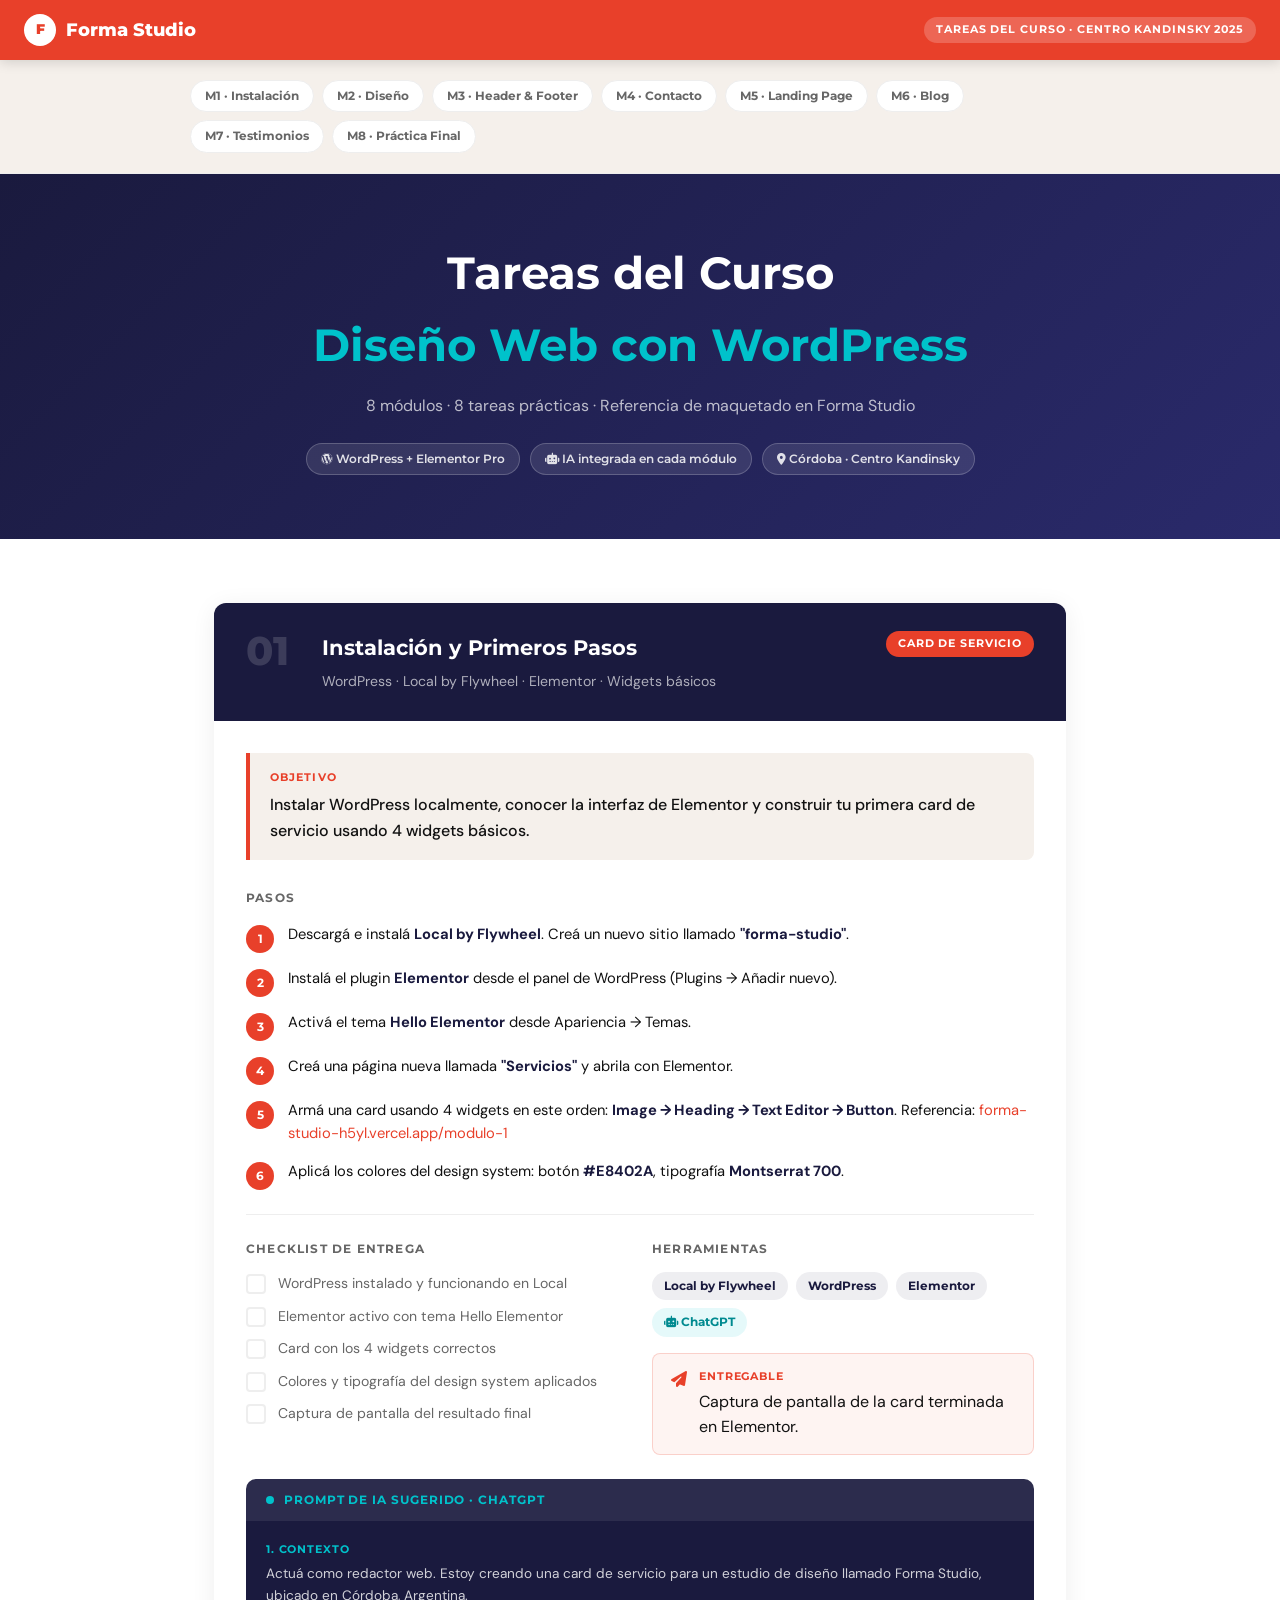
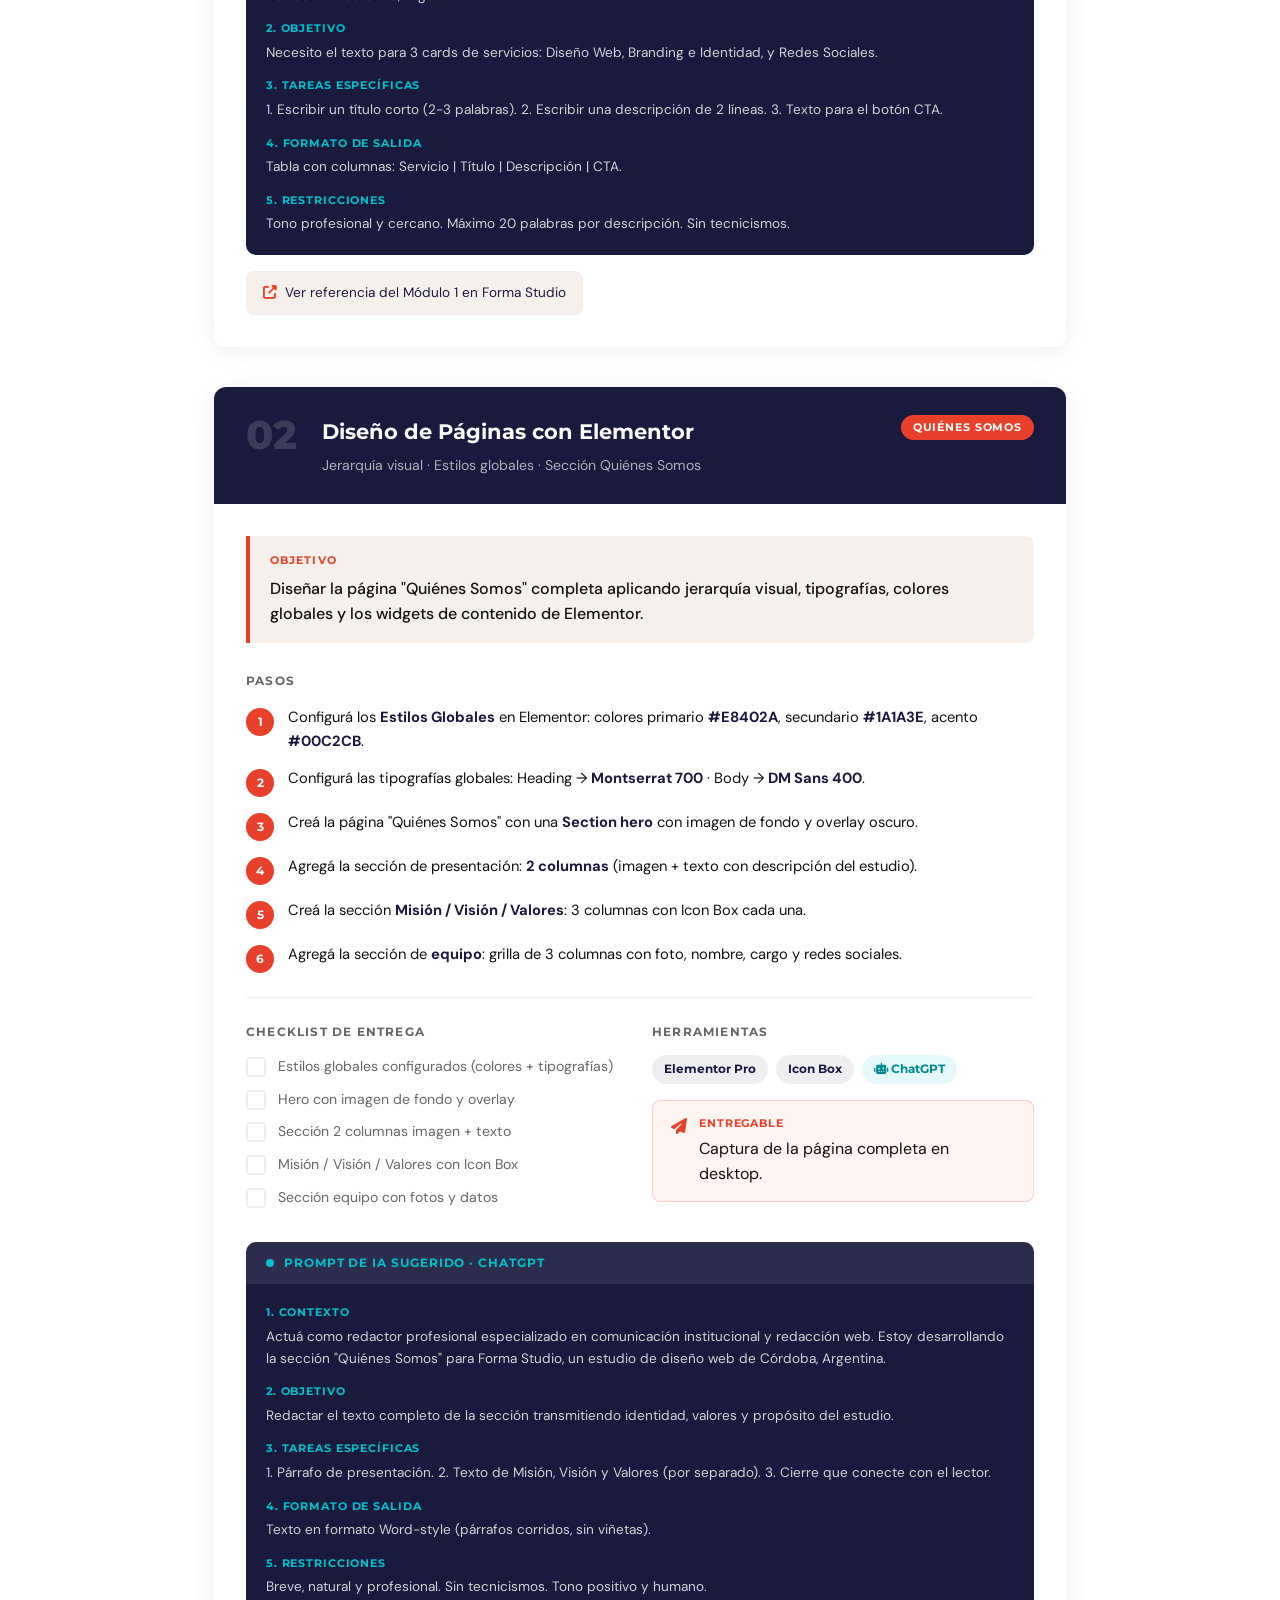
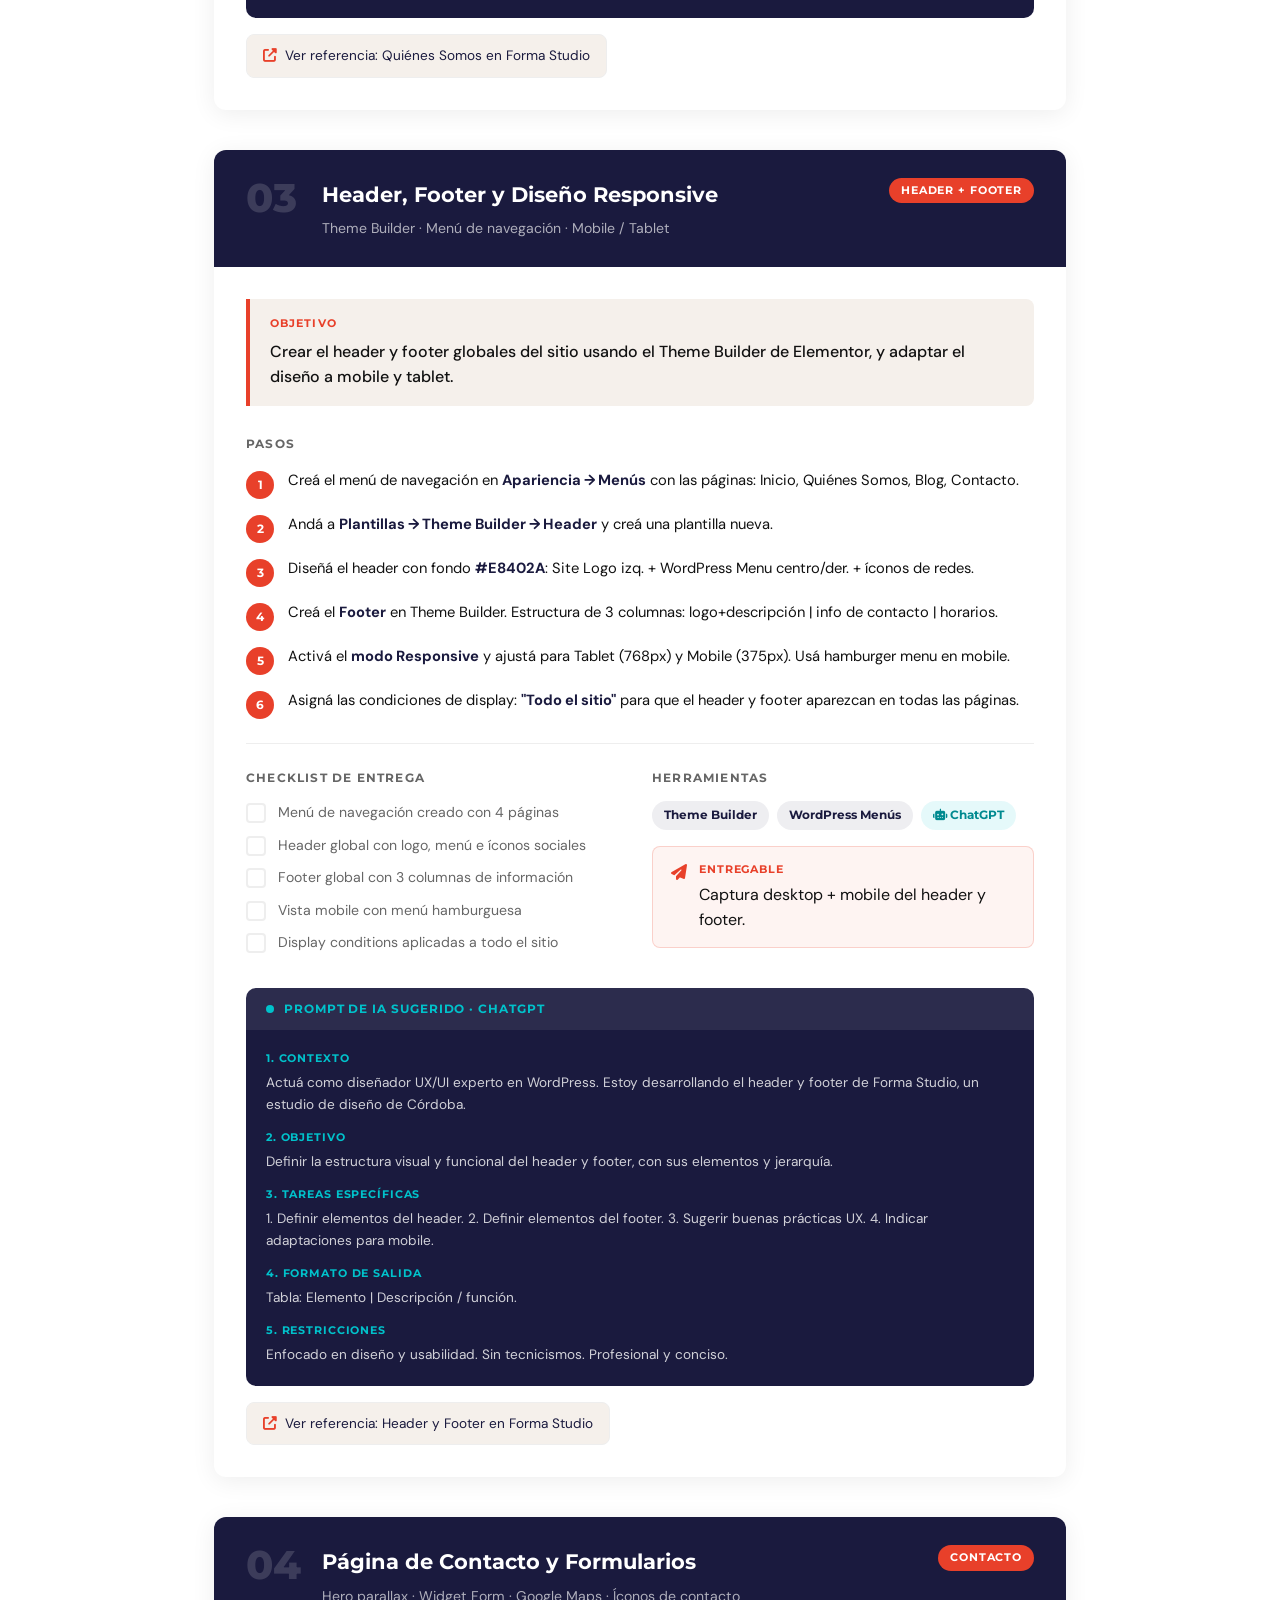
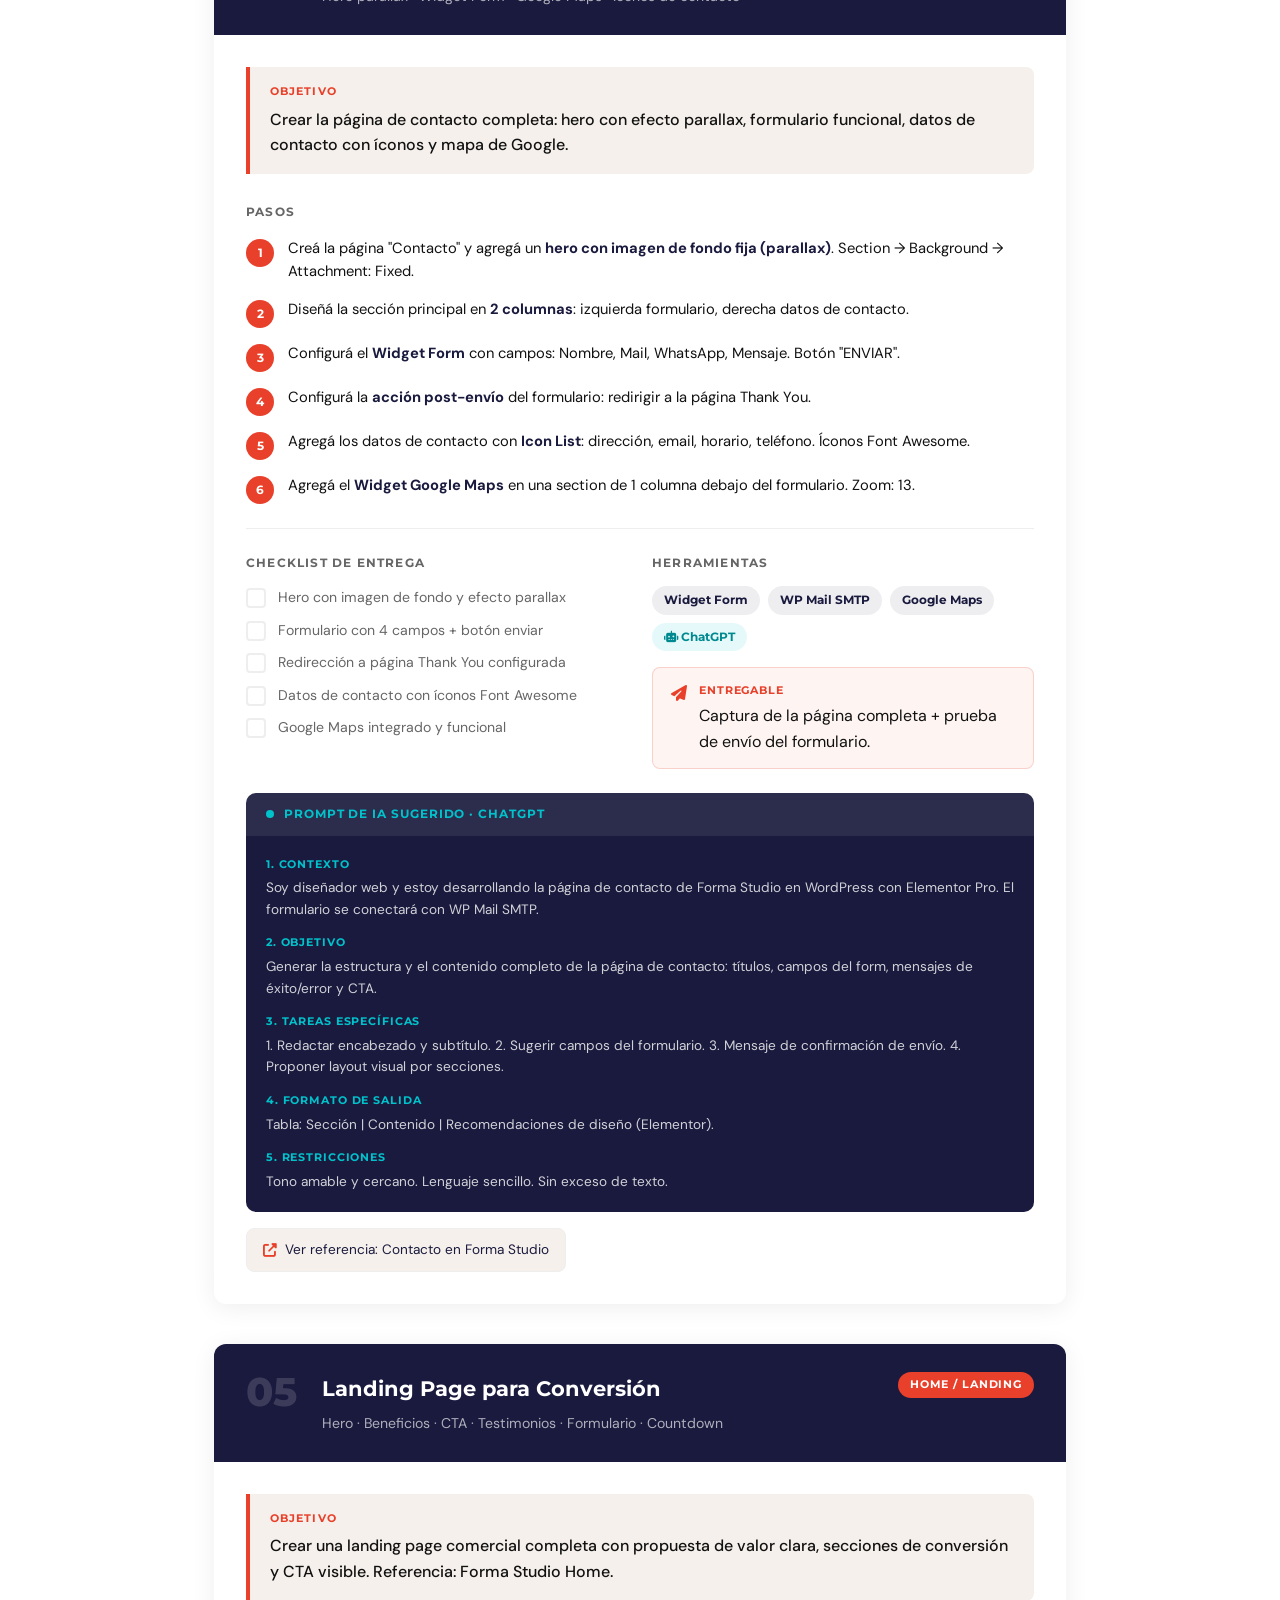
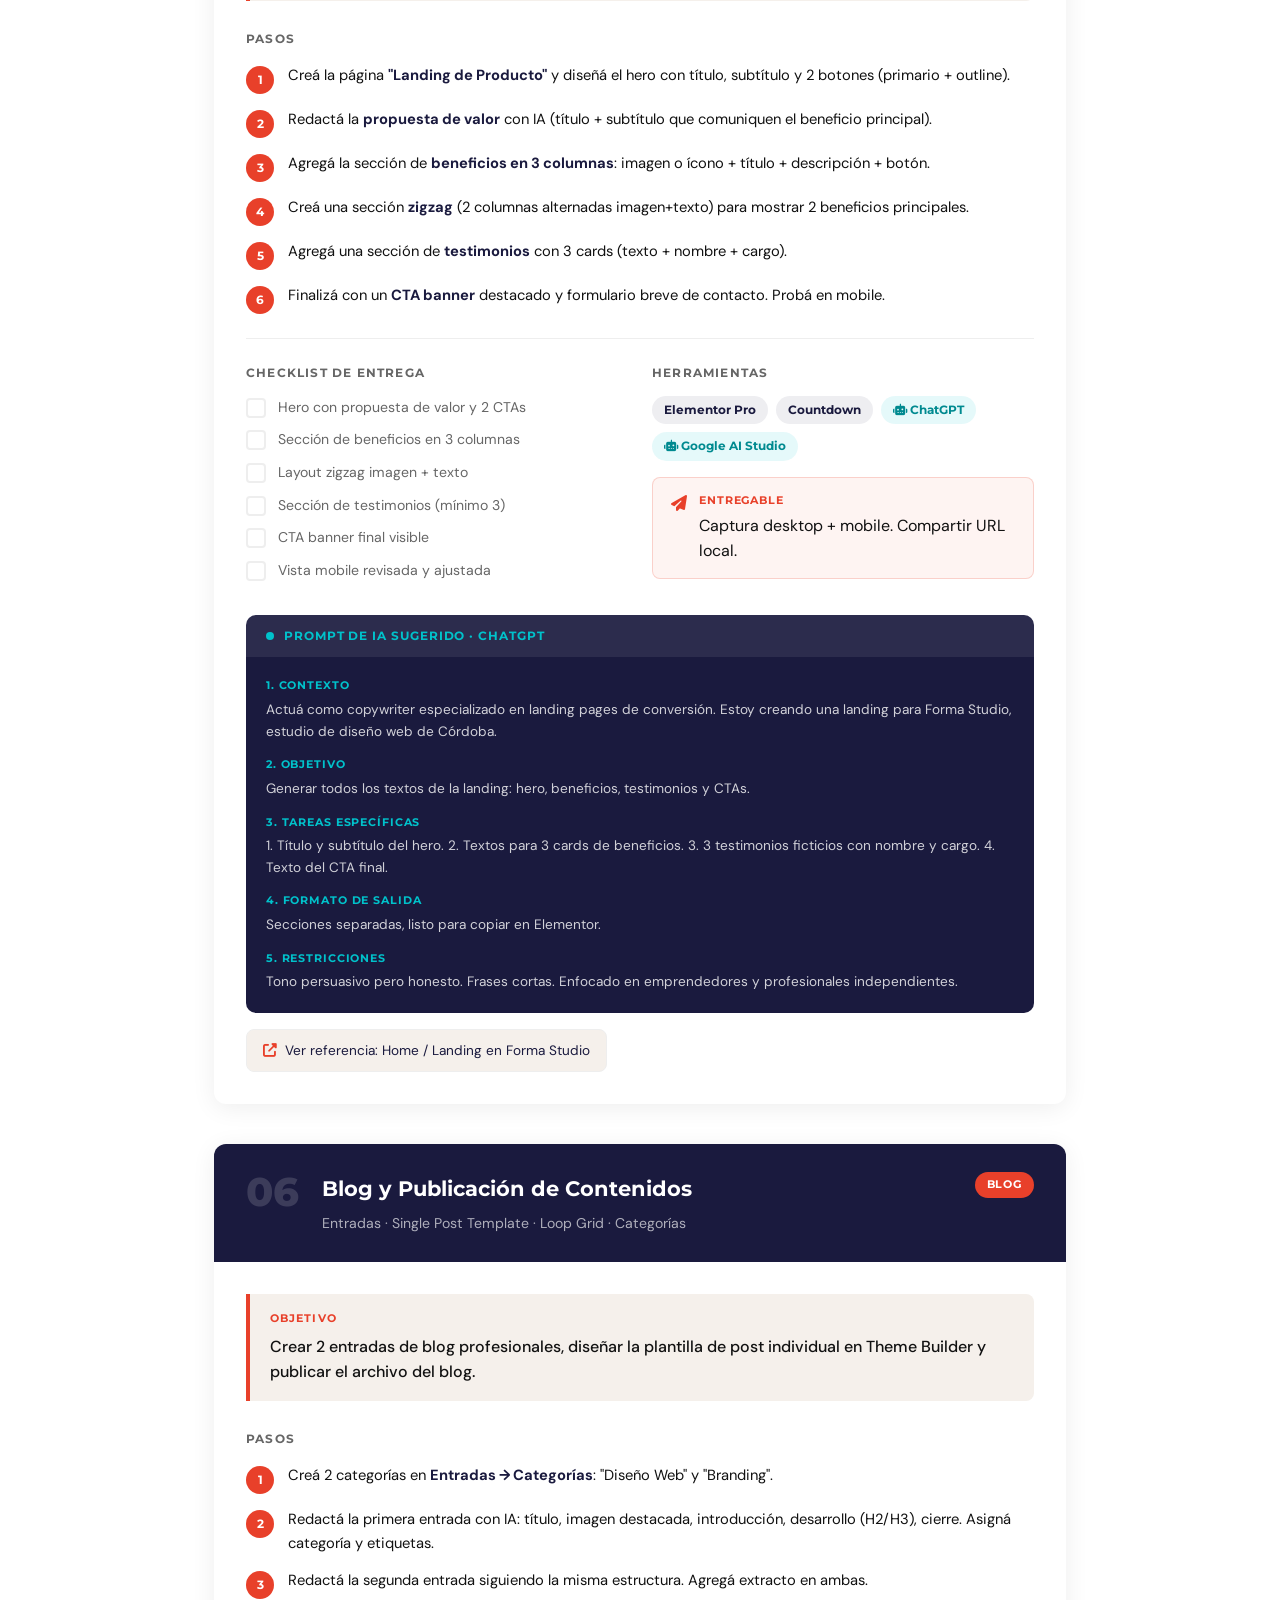
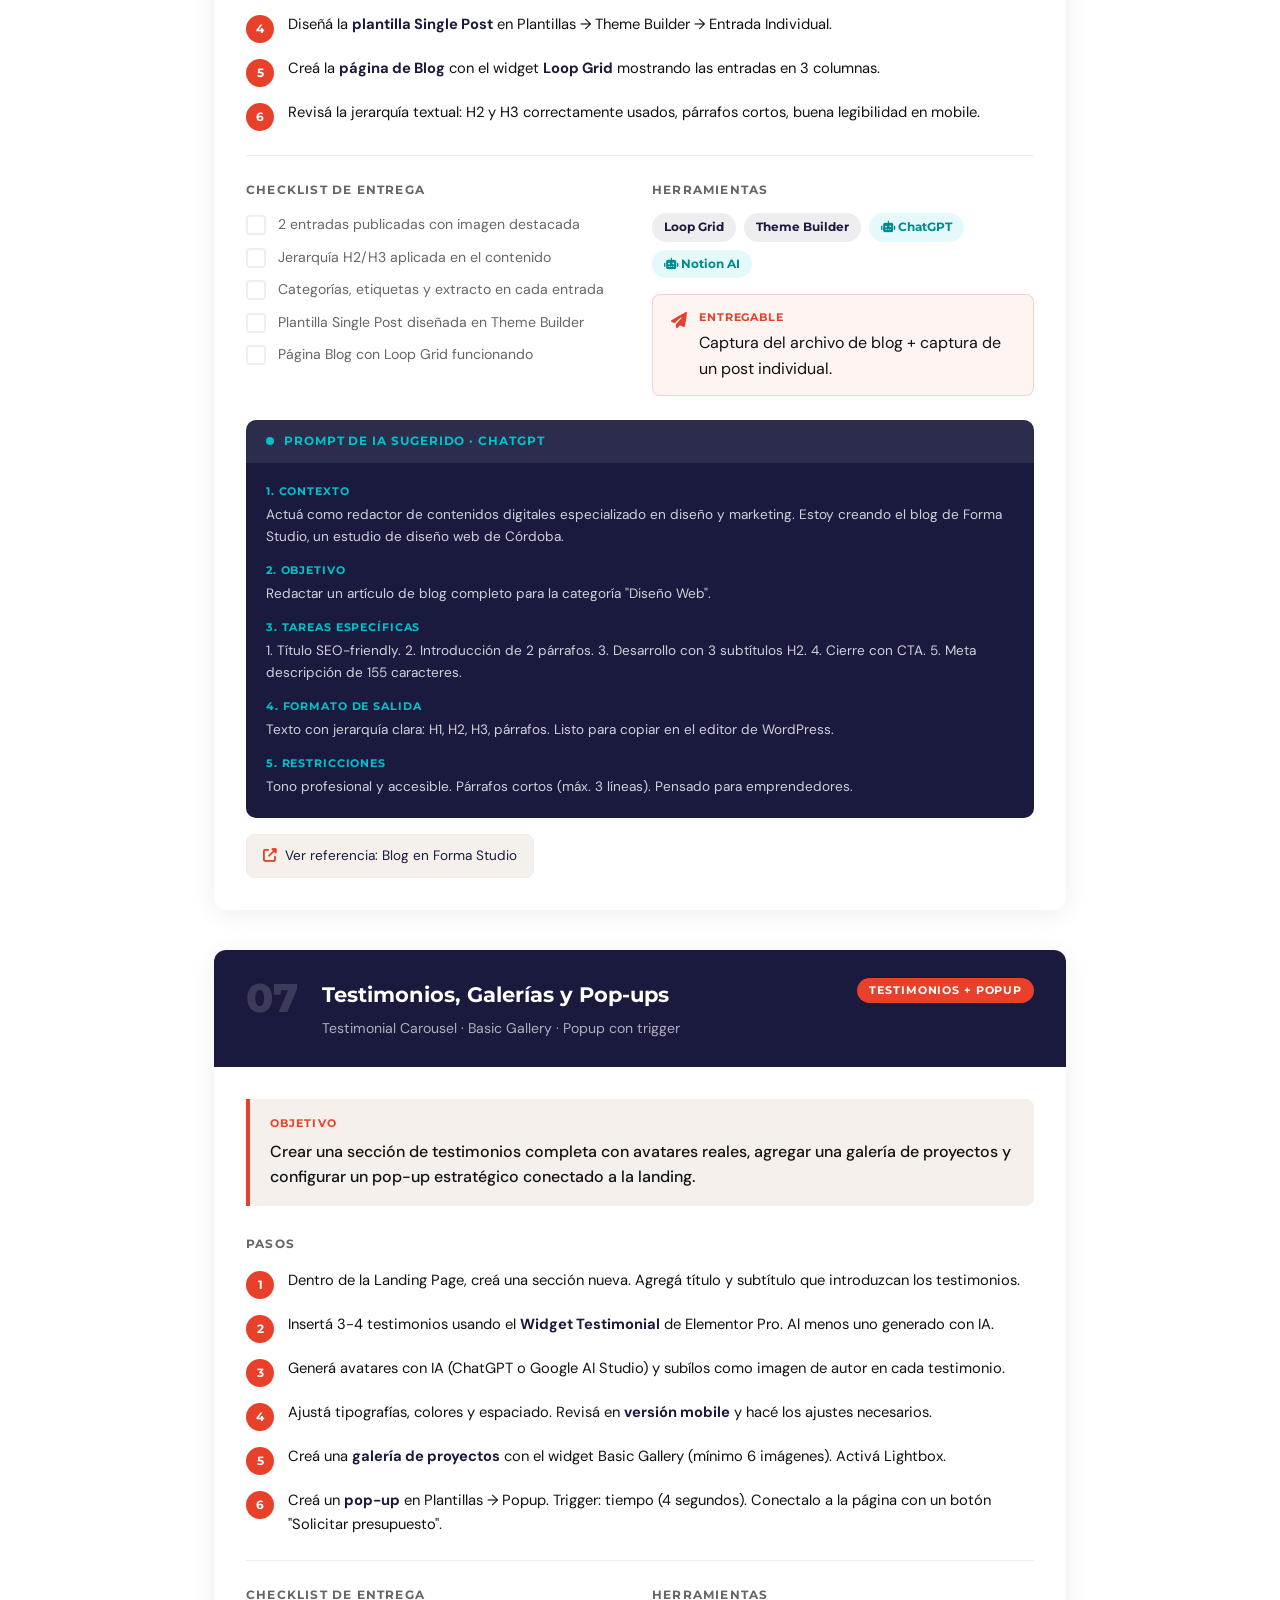
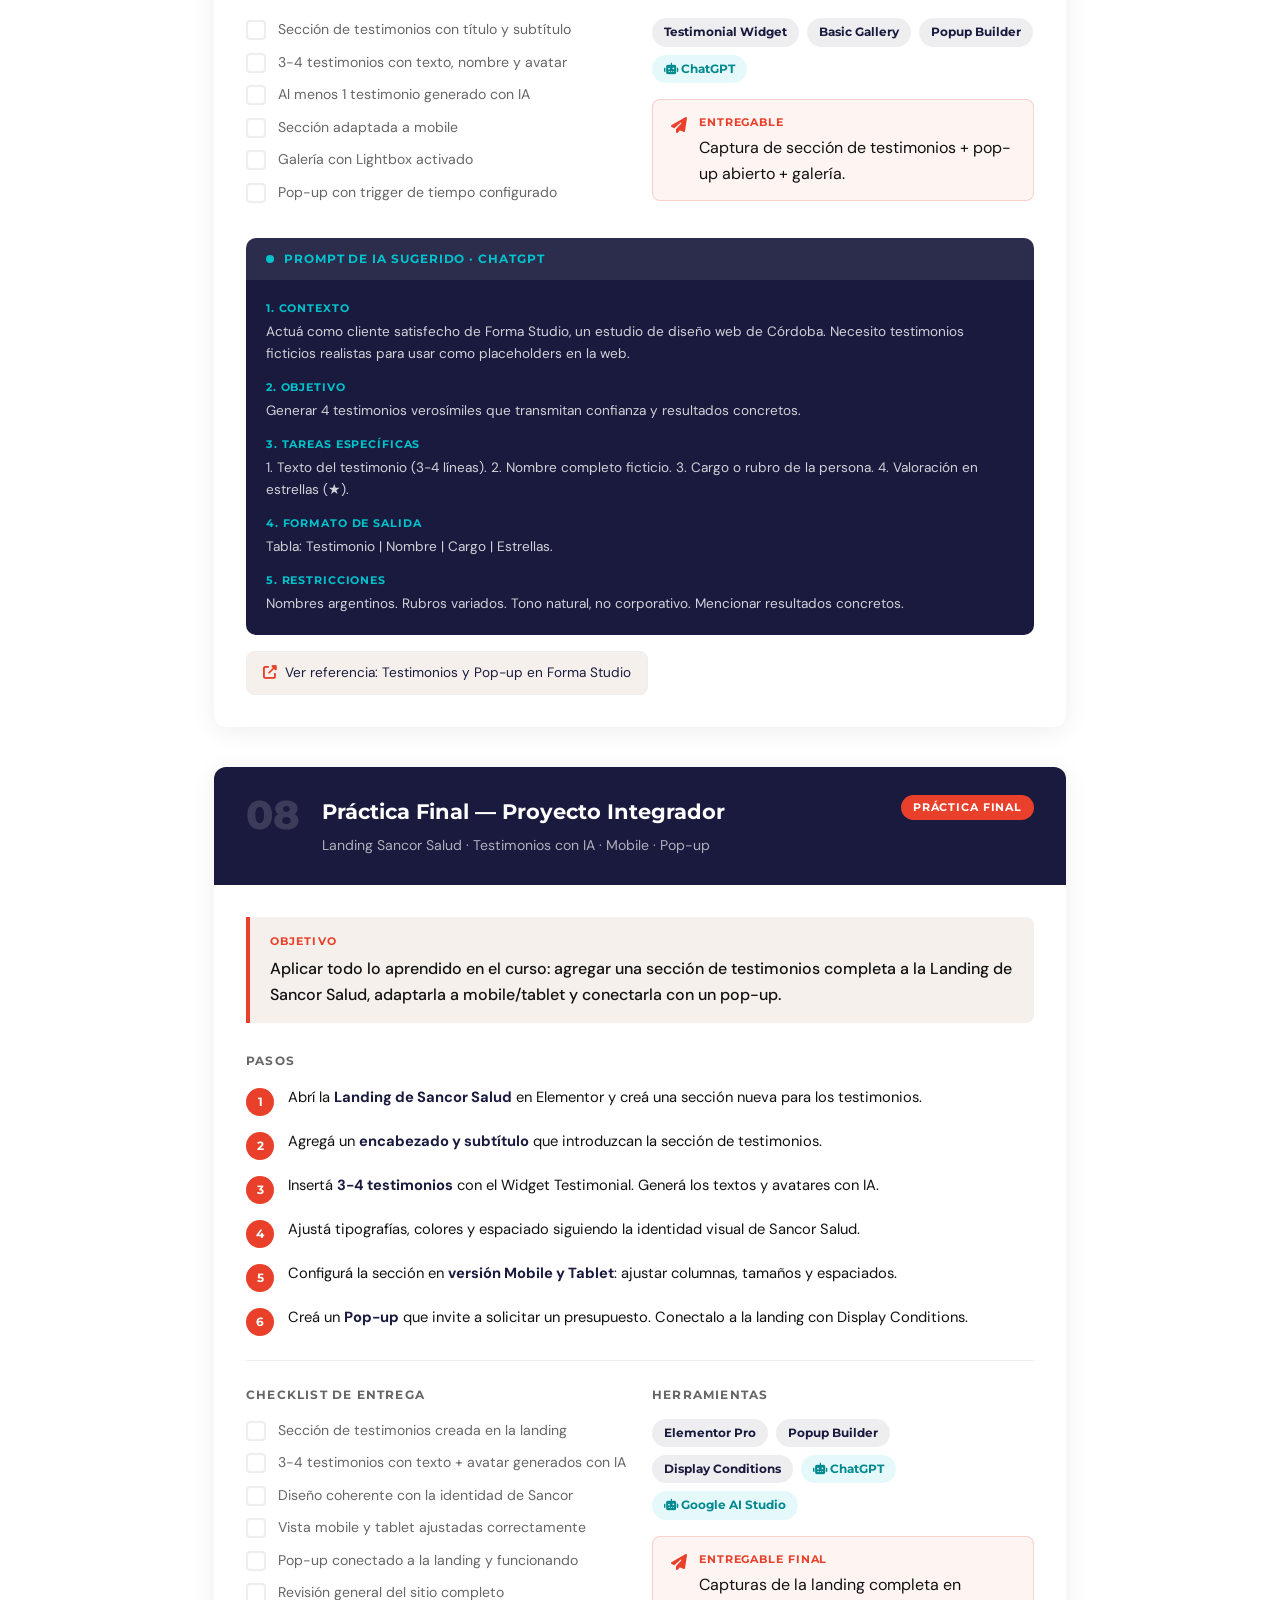
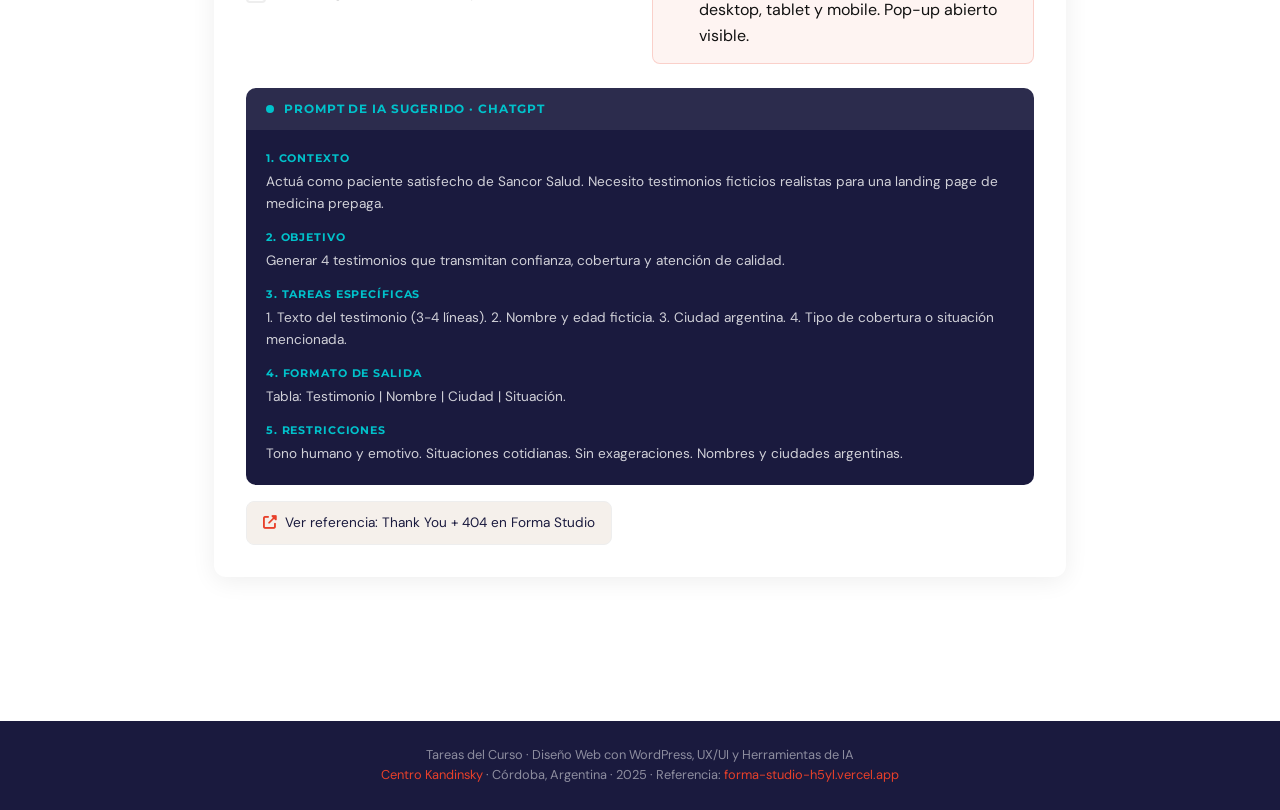
<file: forma-studio/tareas.html>
<!DOCTYPE html>
<html lang="es">
<head>
  <meta charset="UTF-8">
  <meta name="viewport" content="width=device-width, initial-scale=1.0">
  <title>Tareas del Curso — Forma Studio | Centro Kandinsky</title>
  <link rel="stylesheet" href="https://fonts.googleapis.com/css2?family=Montserrat:wght@400;600;700;800&family=DM+Sans:wght@300;400;500&display=swap">
  <link rel="stylesheet" href="https://cdnjs.cloudflare.com/ajax/libs/font-awesome/6.5.0/css/all.min.css">
  <style>
    :root {
      --primary:   #E8402A;
      --secondary: #1A1A3E;
      --accent:    #00C2CB;
      --cream:     #F5F0EB;
      --white:     #FFFFFF;
      --black:     #111111;
      --gray:      #666666;
      --gray-light:#EEEEEE;
      --font-h:    'Montserrat', sans-serif;
      --font-b:    'DM Sans', sans-serif;
    }
    *, *::before, *::after { box-sizing: border-box; margin: 0; padding: 0; }
    html { scroll-behavior: smooth; }
    body { font-family: var(--font-b); color: var(--black); background: var(--white); line-height: 1.6; }
    a { text-decoration: none; color: inherit; }

    /* ── HEADER ── */
    .top-bar {
      background: var(--primary);
      padding: 0 24px;
      height: 60px;
      display: flex;
      align-items: center;
      justify-content: space-between;
      position: sticky; top: 0; z-index: 100;
      box-shadow: 0 2px 12px rgba(0,0,0,0.15);
    }
    .top-bar .logo {
      font-family: var(--font-h);
      font-weight: 800;
      font-size: 1.1rem;
      color: var(--white);
      display: flex; align-items: center; gap: 10px;
    }
    .top-bar .logo-icon {
      width: 32px; height: 32px;
      background: var(--white); border-radius: 50%;
      display: flex; align-items: center; justify-content: center;
      font-weight: 900; color: var(--primary); font-size: 0.9rem;
    }
    .top-bar .badge {
      background: rgba(255,255,255,0.2);
      color: var(--white);
      font-family: var(--font-h);
      font-size: 0.7rem;
      font-weight: 700;
      text-transform: uppercase;
      letter-spacing: 0.08em;
      padding: 4px 12px;
      border-radius: 20px;
    }

    /* ── HERO ── */
    .hero {
      background: linear-gradient(135deg, var(--secondary) 0%, #2a2a6b 100%);
      padding: 64px 24px;
      text-align: center;
    }
    .hero h1 {
      font-family: var(--font-h);
      font-weight: 700;
      font-size: clamp(1.8rem, 4vw, 2.8rem);
      color: var(--white);
      margin-bottom: 12px;
    }
    .hero h1 span { color: var(--accent); }
    .hero p { color: rgba(255,255,255,0.7); max-width: 560px; margin: 0 auto 24px; }
    .hero-chips { display: flex; gap: 10px; justify-content: center; flex-wrap: wrap; }
    .chip {
      background: rgba(255,255,255,0.1);
      color: rgba(255,255,255,0.85);
      font-family: var(--font-h);
      font-size: 0.72rem;
      font-weight: 600;
      padding: 6px 14px;
      border-radius: 20px;
      border: 1px solid rgba(255,255,255,0.2);
    }

    /* ── LAYOUT ── */
    .container { max-width: 900px; margin: 0 auto; padding: 0 24px; }
    .section { padding: 64px 0; }

    /* ── MODULE NAV ── */
    .module-nav {
      background: var(--cream);
      padding: 20px 24px;
      border-bottom: 1px solid var(--gray-light);
      position: sticky; top: 60px; z-index: 90;
    }
    .module-nav-inner {
      max-width: 900px; margin: 0 auto;
      display: flex; gap: 8px; flex-wrap: wrap;
    }
    .module-nav a {
      font-family: var(--font-h);
      font-size: 0.72rem;
      font-weight: 700;
      padding: 6px 14px;
      border-radius: 20px;
      background: var(--white);
      color: var(--gray);
      border: 1px solid var(--gray-light);
      transition: all 0.2s;
    }
    .module-nav a:hover { background: var(--primary); color: var(--white); border-color: var(--primary); }

    /* ── TASK CARD ── */
    .task-card {
      background: var(--white);
      border-radius: 12px;
      box-shadow: 0 4px 24px rgba(0,0,0,0.07);
      overflow: hidden;
      margin-bottom: 40px;
    }
    .task-header {
      background: var(--secondary);
      padding: 28px 32px;
      display: flex;
      align-items: flex-start;
      gap: 20px;
    }
    .task-num {
      font-family: var(--font-h);
      font-weight: 800;
      font-size: 2.5rem;
      color: rgba(255,255,255,0.15);
      line-height: 1;
      min-width: 56px;
    }
    .task-header-text h2 {
      font-family: var(--font-h);
      font-weight: 700;
      font-size: 1.3rem;
      color: var(--white);
      margin-bottom: 6px;
    }
    .task-header-text p {
      color: rgba(255,255,255,0.65);
      font-size: 0.88rem;
      margin: 0;
    }
    .task-tag {
      margin-left: auto;
      background: var(--primary);
      color: var(--white);
      font-family: var(--font-h);
      font-size: 0.68rem;
      font-weight: 700;
      text-transform: uppercase;
      letter-spacing: 0.08em;
      padding: 4px 12px;
      border-radius: 20px;
      white-space: nowrap;
      align-self: flex-start;
    }
    .task-body { padding: 32px; }

    /* ── OBJECTIVE BOX ── */
    .objective-box {
      background: var(--cream);
      border-left: 4px solid var(--primary);
      border-radius: 0 8px 8px 0;
      padding: 16px 20px;
      margin-bottom: 28px;
    }
    .objective-box .label {
      font-family: var(--font-h);
      font-size: 0.68rem;
      font-weight: 700;
      text-transform: uppercase;
      letter-spacing: 0.1em;
      color: var(--primary);
      margin-bottom: 6px;
    }
    .objective-box p { color: var(--black); font-weight: 500; margin: 0; }

    /* ── STEPS ── */
    .steps-title {
      font-family: var(--font-h);
      font-size: 0.75rem;
      font-weight: 700;
      text-transform: uppercase;
      letter-spacing: 0.1em;
      color: var(--gray);
      margin-bottom: 16px;
    }
    .step {
      display: flex;
      gap: 14px;
      margin-bottom: 14px;
      align-items: flex-start;
    }
    .step-num {
      width: 28px; height: 28px;
      background: var(--primary);
      color: var(--white);
      border-radius: 50%;
      display: flex; align-items: center; justify-content: center;
      font-family: var(--font-h);
      font-weight: 700;
      font-size: 0.78rem;
      flex-shrink: 0;
      margin-top: 2px;
    }
    .step p { margin: 0; font-size: 0.92rem; color: var(--black); }
    .step p strong { color: var(--secondary); }

    /* ── DIVIDER ── */
    .task-divider {
      border: none;
      border-top: 1px solid var(--gray-light);
      margin: 24px 0;
    }

    /* ── CHECKLIST ── */
    .checklist-title {
      font-family: var(--font-h);
      font-size: 0.75rem;
      font-weight: 700;
      text-transform: uppercase;
      letter-spacing: 0.1em;
      color: var(--gray);
      margin-bottom: 14px;
    }
    .check-item {
      display: flex;
      align-items: flex-start;
      gap: 12px;
      margin-bottom: 10px;
    }
    .check-box {
      width: 20px; height: 20px;
      border: 2px solid var(--gray-light);
      border-radius: 4px;
      flex-shrink: 0;
      margin-top: 2px;
    }
    .check-item p { margin: 0; font-size: 0.88rem; color: var(--gray); }

    /* ── TOOLS ── */
    .tools-row {
      display: flex;
      gap: 8px;
      flex-wrap: wrap;
      margin-bottom: 8px;
    }
    .tool-chip {
      background: rgba(26,26,62,0.07);
      color: var(--secondary);
      font-family: var(--font-h);
      font-size: 0.72rem;
      font-weight: 700;
      padding: 5px 12px;
      border-radius: 20px;
    }
    .tool-chip.ia {
      background: rgba(0,194,203,0.1);
      color: #008a90;
    }

    /* ── DELIVERABLE ── */
    .deliverable-box {
      background: rgba(232,64,42,0.06);
      border: 1px solid rgba(232,64,42,0.2);
      border-radius: 8px;
      padding: 14px 18px;
      display: flex;
      align-items: flex-start;
      gap: 12px;
    }
    .deliverable-box i { color: var(--primary); margin-top: 3px; }
    .deliverable-box p { margin: 0; font-size: 0.88rem; }
    .deliverable-box strong { display: block; font-family: var(--font-h); font-size: 0.7rem; text-transform: uppercase; letter-spacing: 0.08em; color: var(--primary); margin-bottom: 3px; }

    /* ── PROMPT BOX ── */
    .prompt-box {
      background: var(--secondary);
      border-radius: 10px;
      overflow: hidden;
      margin-top: 24px;
    }
    .prompt-header {
      background: rgba(255,255,255,0.08);
      padding: 12px 20px;
      display: flex;
      align-items: center;
      gap: 10px;
    }
    .prompt-header .ia-dot {
      width: 8px; height: 8px;
      background: var(--accent);
      border-radius: 50%;
    }
    .prompt-header span {
      font-family: var(--font-h);
      font-size: 0.72rem;
      font-weight: 700;
      text-transform: uppercase;
      letter-spacing: 0.08em;
      color: var(--accent);
    }
    .prompt-body { padding: 20px; }
    .prompt-part { margin-bottom: 14px; }
    .prompt-part:last-child { margin-bottom: 0; }
    .prompt-part .pp-label {
      font-family: var(--font-h);
      font-size: 0.68rem;
      font-weight: 700;
      text-transform: uppercase;
      letter-spacing: 0.08em;
      color: var(--accent);
      margin-bottom: 4px;
    }
    .prompt-part p {
      color: rgba(255,255,255,0.8);
      font-size: 0.85rem;
      margin: 0;
      line-height: 1.6;
    }

    /* ── REF LINK ── */
    .ref-link {
      display: inline-flex;
      align-items: center;
      gap: 8px;
      background: var(--cream);
      border: 1px solid var(--gray-light);
      border-radius: 8px;
      padding: 10px 16px;
      font-size: 0.85rem;
      color: var(--secondary);
      margin-top: 16px;
      transition: background 0.2s;
    }
    .ref-link:hover { background: var(--gray-light); }
    .ref-link i { color: var(--primary); }

    /* ── TWO COL ── */
    .two-col { display: grid; grid-template-columns: 1fr 1fr; gap: 24px; }
    @media (max-width: 640px) { .two-col { grid-template-columns: 1fr; } }

    /* ── FOOTER ── */
    .site-footer-mini {
      background: var(--secondary);
      padding: 24px;
      text-align: center;
      margin-top: 40px;
    }
    .site-footer-mini p { color: rgba(255,255,255,0.5); font-size: 0.8rem; margin: 0; }
    .site-footer-mini span { color: var(--primary); }
  </style>
</head>
<body>

  <!-- HEADER -->
  <div class="top-bar">
    <div class="logo">
      <div class="logo-icon">F</div>
      Forma Studio
    </div>
    <span class="badge">Tareas del Curso · Centro Kandinsky 2025</span>
  </div>

  <!-- MÓDULO NAV -->
  <nav class="module-nav">
    <div class="module-nav-inner">
      <a href="#m1">M1 · Instalación</a>
      <a href="#m2">M2 · Diseño</a>
      <a href="#m3">M3 · Header & Footer</a>
      <a href="#m4">M4 · Contacto</a>
      <a href="#m5">M5 · Landing Page</a>
      <a href="#m6">M6 · Blog</a>
      <a href="#m7">M7 · Testimonios</a>
      <a href="#m8">M8 · Práctica Final</a>
    </div>
  </nav>

  <!-- HERO -->
  <div class="hero">
    <h1>Tareas del Curso<br><span>Diseño Web con WordPress</span></h1>
    <p>8 módulos · 8 tareas prácticas · Referencia de maquetado en Forma Studio</p>
    <div class="hero-chips">
      <span class="chip"><i class="fab fa-wordpress"></i> WordPress + Elementor Pro</span>
      <span class="chip"><i class="fas fa-robot"></i> IA integrada en cada módulo</span>
      <span class="chip"><i class="fas fa-map-marker-alt"></i> Córdoba · Centro Kandinsky</span>
    </div>
  </div>

  <!-- TAREAS -->
  <div class="container">
    <div class="section">

      <!-- ═══════════════════════════════ MÓDULO 1 ═══ -->
      <div class="task-card" id="m1">
        <div class="task-header">
          <div class="task-num">01</div>
          <div class="task-header-text">
            <h2>Instalación y Primeros Pasos</h2>
            <p>WordPress · Local by Flywheel · Elementor · Widgets básicos</p>
          </div>
          <span class="task-tag">Card de Servicio</span>
        </div>
        <div class="task-body">
          <div class="objective-box">
            <div class="label">Objetivo</div>
            <p>Instalar WordPress localmente, conocer la interfaz de Elementor y construir tu primera card de servicio usando 4 widgets básicos.</p>
          </div>

          <p class="steps-title">Pasos</p>
          <div class="step"><div class="step-num">1</div><p>Descargá e instalá <strong>Local by Flywheel</strong>. Creá un nuevo sitio llamado <strong>"forma-studio"</strong>.</p></div>
          <div class="step"><div class="step-num">2</div><p>Instalá el plugin <strong>Elementor</strong> desde el panel de WordPress (Plugins → Añadir nuevo).</p></div>
          <div class="step"><div class="step-num">3</div><p>Activá el tema <strong>Hello Elementor</strong> desde Apariencia → Temas.</p></div>
          <div class="step"><div class="step-num">4</div><p>Creá una página nueva llamada <strong>"Servicios"</strong> y abrila con Elementor.</p></div>
          <div class="step"><div class="step-num">5</div><p>Armá una card usando 4 widgets en este orden: <strong>Image → Heading → Text Editor → Button</strong>. Referencia: <a href="https://forma-studio-h5yl.vercel.app/modulo-1" target="_blank" style="color:var(--primary)">forma-studio-h5yl.vercel.app/modulo-1</a></p></div>
          <div class="step"><div class="step-num">6</div><p>Aplicá los colores del design system: botón <strong>#E8402A</strong>, tipografía <strong>Montserrat 700</strong>.</p></div>

          <hr class="task-divider">
          <div class="two-col">
            <div>
              <p class="checklist-title">Checklist de entrega</p>
              <div class="check-item"><div class="check-box"></div><p>WordPress instalado y funcionando en Local</p></div>
              <div class="check-item"><div class="check-box"></div><p>Elementor activo con tema Hello Elementor</p></div>
              <div class="check-item"><div class="check-box"></div><p>Card con los 4 widgets correctos</p></div>
              <div class="check-item"><div class="check-box"></div><p>Colores y tipografía del design system aplicados</p></div>
              <div class="check-item"><div class="check-box"></div><p>Captura de pantalla del resultado final</p></div>
            </div>
            <div>
              <p class="checklist-title">Herramientas</p>
              <div class="tools-row">
                <span class="tool-chip">Local by Flywheel</span>
                <span class="tool-chip">WordPress</span>
                <span class="tool-chip">Elementor</span>
                <span class="tool-chip ia"><i class="fas fa-robot"></i> ChatGPT</span>
              </div>
              <div class="deliverable-box" style="margin-top:16px">
                <i class="fas fa-paper-plane"></i>
                <div><strong>Entregable</strong>Captura de pantalla de la card terminada en Elementor.</div>
              </div>
            </div>
          </div>

          <div class="prompt-box">
            <div class="prompt-header"><div class="ia-dot"></div><span>Prompt de IA sugerido · ChatGPT</span></div>
            <div class="prompt-body">
              <div class="prompt-part"><div class="pp-label">1. Contexto</div><p>Actuá como redactor web. Estoy creando una card de servicio para un estudio de diseño llamado Forma Studio, ubicado en Córdoba, Argentina.</p></div>
              <div class="prompt-part"><div class="pp-label">2. Objetivo</div><p>Necesito el texto para 3 cards de servicios: Diseño Web, Branding e Identidad, y Redes Sociales.</p></div>
              <div class="prompt-part"><div class="pp-label">3. Tareas específicas</div><p>1. Escribir un título corto (2-3 palabras). 2. Escribir una descripción de 2 líneas. 3. Texto para el botón CTA.</p></div>
              <div class="prompt-part"><div class="pp-label">4. Formato de salida</div><p>Tabla con columnas: Servicio | Título | Descripción | CTA.</p></div>
              <div class="prompt-part"><div class="pp-label">5. Restricciones</div><p>Tono profesional y cercano. Máximo 20 palabras por descripción. Sin tecnicismos.</p></div>
            </div>
          </div>

          <a class="ref-link" href="https://forma-studio-h5yl.vercel.app/modulo-1" target="_blank">
            <i class="fas fa-external-link-alt"></i> Ver referencia del Módulo 1 en Forma Studio
          </a>
        </div>
      </div>

      <!-- ═══════════════════════════════ MÓDULO 2 ═══ -->
      <div class="task-card" id="m2">
        <div class="task-header">
          <div class="task-num">02</div>
          <div class="task-header-text">
            <h2>Diseño de Páginas con Elementor</h2>
            <p>Jerarquía visual · Estilos globales · Sección Quiénes Somos</p>
          </div>
          <span class="task-tag">Quiénes Somos</span>
        </div>
        <div class="task-body">
          <div class="objective-box">
            <div class="label">Objetivo</div>
            <p>Diseñar la página "Quiénes Somos" completa aplicando jerarquía visual, tipografías, colores globales y los widgets de contenido de Elementor.</p>
          </div>

          <p class="steps-title">Pasos</p>
          <div class="step"><div class="step-num">1</div><p>Configurá los <strong>Estilos Globales</strong> en Elementor: colores primario <strong>#E8402A</strong>, secundario <strong>#1A1A3E</strong>, acento <strong>#00C2CB</strong>.</p></div>
          <div class="step"><div class="step-num">2</div><p>Configurá las tipografías globales: Heading → <strong>Montserrat 700</strong> · Body → <strong>DM Sans 400</strong>.</p></div>
          <div class="step"><div class="step-num">3</div><p>Creá la página "Quiénes Somos" con una <strong>Section hero</strong> con imagen de fondo y overlay oscuro.</p></div>
          <div class="step"><div class="step-num">4</div><p>Agregá la sección de presentación: <strong>2 columnas</strong> (imagen + texto con descripción del estudio).</p></div>
          <div class="step"><div class="step-num">5</div><p>Creá la sección <strong>Misión / Visión / Valores</strong>: 3 columnas con Icon Box cada una.</p></div>
          <div class="step"><div class="step-num">6</div><p>Agregá la sección de <strong>equipo</strong>: grilla de 3 columnas con foto, nombre, cargo y redes sociales.</p></div>

          <hr class="task-divider">
          <div class="two-col">
            <div>
              <p class="checklist-title">Checklist de entrega</p>
              <div class="check-item"><div class="check-box"></div><p>Estilos globales configurados (colores + tipografías)</p></div>
              <div class="check-item"><div class="check-box"></div><p>Hero con imagen de fondo y overlay</p></div>
              <div class="check-item"><div class="check-box"></div><p>Sección 2 columnas imagen + texto</p></div>
              <div class="check-item"><div class="check-box"></div><p>Misión / Visión / Valores con Icon Box</p></div>
              <div class="check-item"><div class="check-box"></div><p>Sección equipo con fotos y datos</p></div>
            </div>
            <div>
              <p class="checklist-title">Herramientas</p>
              <div class="tools-row">
                <span class="tool-chip">Elementor Pro</span>
                <span class="tool-chip">Icon Box</span>
                <span class="tool-chip ia"><i class="fas fa-robot"></i> ChatGPT</span>
              </div>
              <div class="deliverable-box" style="margin-top:16px">
                <i class="fas fa-paper-plane"></i>
                <div><strong>Entregable</strong>Captura de la página completa en desktop.</div>
              </div>
            </div>
          </div>

          <div class="prompt-box">
            <div class="prompt-header"><div class="ia-dot"></div><span>Prompt de IA sugerido · ChatGPT</span></div>
            <div class="prompt-body">
              <div class="prompt-part"><div class="pp-label">1. Contexto</div><p>Actuá como redactor profesional especializado en comunicación institucional y redacción web. Estoy desarrollando la sección "Quiénes Somos" para Forma Studio, un estudio de diseño web de Córdoba, Argentina.</p></div>
              <div class="prompt-part"><div class="pp-label">2. Objetivo</div><p>Redactar el texto completo de la sección transmitiendo identidad, valores y propósito del estudio.</p></div>
              <div class="prompt-part"><div class="pp-label">3. Tareas específicas</div><p>1. Párrafo de presentación. 2. Texto de Misión, Visión y Valores (por separado). 3. Cierre que conecte con el lector.</p></div>
              <div class="prompt-part"><div class="pp-label">4. Formato de salida</div><p>Texto en formato Word-style (párrafos corridos, sin viñetas).</p></div>
              <div class="prompt-part"><div class="pp-label">5. Restricciones</div><p>Breve, natural y profesional. Sin tecnicismos. Tono positivo y humano.</p></div>
            </div>
          </div>

          <a class="ref-link" href="https://forma-studio-h5yl.vercel.app/quienes-somos" target="_blank">
            <i class="fas fa-external-link-alt"></i> Ver referencia: Quiénes Somos en Forma Studio
          </a>
        </div>
      </div>

      <!-- ═══════════════════════════════ MÓDULO 3 ═══ -->
      <div class="task-card" id="m3">
        <div class="task-header">
          <div class="task-num">03</div>
          <div class="task-header-text">
            <h2>Header, Footer y Diseño Responsive</h2>
            <p>Theme Builder · Menú de navegación · Mobile / Tablet</p>
          </div>
          <span class="task-tag">Header + Footer</span>
        </div>
        <div class="task-body">
          <div class="objective-box">
            <div class="label">Objetivo</div>
            <p>Crear el header y footer globales del sitio usando el Theme Builder de Elementor, y adaptar el diseño a mobile y tablet.</p>
          </div>

          <p class="steps-title">Pasos</p>
          <div class="step"><div class="step-num">1</div><p>Creá el menú de navegación en <strong>Apariencia → Menús</strong> con las páginas: Inicio, Quiénes Somos, Blog, Contacto.</p></div>
          <div class="step"><div class="step-num">2</div><p>Andá a <strong>Plantillas → Theme Builder → Header</strong> y creá una plantilla nueva.</p></div>
          <div class="step"><div class="step-num">3</div><p>Diseñá el header con fondo <strong>#E8402A</strong>: Site Logo izq. + WordPress Menu centro/der. + íconos de redes.</p></div>
          <div class="step"><div class="step-num">4</div><p>Creá el <strong>Footer</strong> en Theme Builder. Estructura de 3 columnas: logo+descripción | info de contacto | horarios.</p></div>
          <div class="step"><div class="step-num">5</div><p>Activá el <strong>modo Responsive</strong> y ajustá para Tablet (768px) y Mobile (375px). Usá hamburger menu en mobile.</p></div>
          <div class="step"><div class="step-num">6</div><p>Asigná las condiciones de display: <strong>"Todo el sitio"</strong> para que el header y footer aparezcan en todas las páginas.</p></div>

          <hr class="task-divider">
          <div class="two-col">
            <div>
              <p class="checklist-title">Checklist de entrega</p>
              <div class="check-item"><div class="check-box"></div><p>Menú de navegación creado con 4 páginas</p></div>
              <div class="check-item"><div class="check-box"></div><p>Header global con logo, menú e íconos sociales</p></div>
              <div class="check-item"><div class="check-box"></div><p>Footer global con 3 columnas de información</p></div>
              <div class="check-item"><div class="check-box"></div><p>Vista mobile con menú hamburguesa</p></div>
              <div class="check-item"><div class="check-box"></div><p>Display conditions aplicadas a todo el sitio</p></div>
            </div>
            <div>
              <p class="checklist-title">Herramientas</p>
              <div class="tools-row">
                <span class="tool-chip">Theme Builder</span>
                <span class="tool-chip">WordPress Menús</span>
                <span class="tool-chip ia"><i class="fas fa-robot"></i> ChatGPT</span>
              </div>
              <div class="deliverable-box" style="margin-top:16px">
                <i class="fas fa-paper-plane"></i>
                <div><strong>Entregable</strong>Captura desktop + mobile del header y footer.</div>
              </div>
            </div>
          </div>

          <div class="prompt-box">
            <div class="prompt-header"><div class="ia-dot"></div><span>Prompt de IA sugerido · ChatGPT</span></div>
            <div class="prompt-body">
              <div class="prompt-part"><div class="pp-label">1. Contexto</div><p>Actuá como diseñador UX/UI experto en WordPress. Estoy desarrollando el header y footer de Forma Studio, un estudio de diseño de Córdoba.</p></div>
              <div class="prompt-part"><div class="pp-label">2. Objetivo</div><p>Definir la estructura visual y funcional del header y footer, con sus elementos y jerarquía.</p></div>
              <div class="prompt-part"><div class="pp-label">3. Tareas específicas</div><p>1. Definir elementos del header. 2. Definir elementos del footer. 3. Sugerir buenas prácticas UX. 4. Indicar adaptaciones para mobile.</p></div>
              <div class="prompt-part"><div class="pp-label">4. Formato de salida</div><p>Tabla: Elemento | Descripción / función.</p></div>
              <div class="prompt-part"><div class="pp-label">5. Restricciones</div><p>Enfocado en diseño y usabilidad. Sin tecnicismos. Profesional y conciso.</p></div>
            </div>
          </div>

          <a class="ref-link" href="https://forma-studio-h5yl.vercel.app" target="_blank">
            <i class="fas fa-external-link-alt"></i> Ver referencia: Header y Footer en Forma Studio
          </a>
        </div>
      </div>

      <!-- ═══════════════════════════════ MÓDULO 4 ═══ -->
      <div class="task-card" id="m4">
        <div class="task-header">
          <div class="task-num">04</div>
          <div class="task-header-text">
            <h2>Página de Contacto y Formularios</h2>
            <p>Hero parallax · Widget Form · Google Maps · Íconos de contacto</p>
          </div>
          <span class="task-tag">Contacto</span>
        </div>
        <div class="task-body">
          <div class="objective-box">
            <div class="label">Objetivo</div>
            <p>Crear la página de contacto completa: hero con efecto parallax, formulario funcional, datos de contacto con íconos y mapa de Google.</p>
          </div>

          <p class="steps-title">Pasos</p>
          <div class="step"><div class="step-num">1</div><p>Creá la página "Contacto" y agregá un <strong>hero con imagen de fondo fija (parallax)</strong>. Section → Background → Attachment: Fixed.</p></div>
          <div class="step"><div class="step-num">2</div><p>Diseñá la sección principal en <strong>2 columnas</strong>: izquierda formulario, derecha datos de contacto.</p></div>
          <div class="step"><div class="step-num">3</div><p>Configurá el <strong>Widget Form</strong> con campos: Nombre, Mail, WhatsApp, Mensaje. Botón "ENVIAR".</p></div>
          <div class="step"><div class="step-num">4</div><p>Configurá la <strong>acción post-envío</strong> del formulario: redirigir a la página Thank You.</p></div>
          <div class="step"><div class="step-num">5</div><p>Agregá los datos de contacto con <strong>Icon List</strong>: dirección, email, horario, teléfono. Íconos Font Awesome.</p></div>
          <div class="step"><div class="step-num">6</div><p>Agregá el <strong>Widget Google Maps</strong> en una section de 1 columna debajo del formulario. Zoom: 13.</p></div>

          <hr class="task-divider">
          <div class="two-col">
            <div>
              <p class="checklist-title">Checklist de entrega</p>
              <div class="check-item"><div class="check-box"></div><p>Hero con imagen de fondo y efecto parallax</p></div>
              <div class="check-item"><div class="check-box"></div><p>Formulario con 4 campos + botón enviar</p></div>
              <div class="check-item"><div class="check-box"></div><p>Redirección a página Thank You configurada</p></div>
              <div class="check-item"><div class="check-box"></div><p>Datos de contacto con íconos Font Awesome</p></div>
              <div class="check-item"><div class="check-box"></div><p>Google Maps integrado y funcional</p></div>
            </div>
            <div>
              <p class="checklist-title">Herramientas</p>
              <div class="tools-row">
                <span class="tool-chip">Widget Form</span>
                <span class="tool-chip">WP Mail SMTP</span>
                <span class="tool-chip">Google Maps</span>
                <span class="tool-chip ia"><i class="fas fa-robot"></i> ChatGPT</span>
              </div>
              <div class="deliverable-box" style="margin-top:16px">
                <i class="fas fa-paper-plane"></i>
                <div><strong>Entregable</strong>Captura de la página completa + prueba de envío del formulario.</div>
              </div>
            </div>
          </div>

          <div class="prompt-box">
            <div class="prompt-header"><div class="ia-dot"></div><span>Prompt de IA sugerido · ChatGPT</span></div>
            <div class="prompt-body">
              <div class="prompt-part"><div class="pp-label">1. Contexto</div><p>Soy diseñador web y estoy desarrollando la página de contacto de Forma Studio en WordPress con Elementor Pro. El formulario se conectará con WP Mail SMTP.</p></div>
              <div class="prompt-part"><div class="pp-label">2. Objetivo</div><p>Generar la estructura y el contenido completo de la página de contacto: títulos, campos del form, mensajes de éxito/error y CTA.</p></div>
              <div class="prompt-part"><div class="pp-label">3. Tareas específicas</div><p>1. Redactar encabezado y subtítulo. 2. Sugerir campos del formulario. 3. Mensaje de confirmación de envío. 4. Proponer layout visual por secciones.</p></div>
              <div class="prompt-part"><div class="pp-label">4. Formato de salida</div><p>Tabla: Sección | Contenido | Recomendaciones de diseño (Elementor).</p></div>
              <div class="prompt-part"><div class="pp-label">5. Restricciones</div><p>Tono amable y cercano. Lenguaje sencillo. Sin exceso de texto.</p></div>
            </div>
          </div>

          <a class="ref-link" href="https://forma-studio-h5yl.vercel.app/contacto" target="_blank">
            <i class="fas fa-external-link-alt"></i> Ver referencia: Contacto en Forma Studio
          </a>
        </div>
      </div>

      <!-- ═══════════════════════════════ MÓDULO 5 ═══ -->
      <div class="task-card" id="m5">
        <div class="task-header">
          <div class="task-num">05</div>
          <div class="task-header-text">
            <h2>Landing Page para Conversión</h2>
            <p>Hero · Beneficios · CTA · Testimonios · Formulario · Countdown</p>
          </div>
          <span class="task-tag">Home / Landing</span>
        </div>
        <div class="task-body">
          <div class="objective-box">
            <div class="label">Objetivo</div>
            <p>Crear una landing page comercial completa con propuesta de valor clara, secciones de conversión y CTA visible. Referencia: Forma Studio Home.</p>
          </div>

          <p class="steps-title">Pasos</p>
          <div class="step"><div class="step-num">1</div><p>Creá la página <strong>"Landing de Producto"</strong> y diseñá el hero con título, subtítulo y 2 botones (primario + outline).</p></div>
          <div class="step"><div class="step-num">2</div><p>Redactá la <strong>propuesta de valor</strong> con IA (título + subtítulo que comuniquen el beneficio principal).</p></div>
          <div class="step"><div class="step-num">3</div><p>Agregá la sección de <strong>beneficios en 3 columnas</strong>: imagen o ícono + título + descripción + botón.</p></div>
          <div class="step"><div class="step-num">4</div><p>Creá una sección <strong>zigzag</strong> (2 columnas alternadas imagen+texto) para mostrar 2 beneficios principales.</p></div>
          <div class="step"><div class="step-num">5</div><p>Agregá una sección de <strong>testimonios</strong> con 3 cards (texto + nombre + cargo).</p></div>
          <div class="step"><div class="step-num">6</div><p>Finalizá con un <strong>CTA banner</strong> destacado y formulario breve de contacto. Probá en mobile.</p></div>

          <hr class="task-divider">
          <div class="two-col">
            <div>
              <p class="checklist-title">Checklist de entrega</p>
              <div class="check-item"><div class="check-box"></div><p>Hero con propuesta de valor y 2 CTAs</p></div>
              <div class="check-item"><div class="check-box"></div><p>Sección de beneficios en 3 columnas</p></div>
              <div class="check-item"><div class="check-box"></div><p>Layout zigzag imagen + texto</p></div>
              <div class="check-item"><div class="check-box"></div><p>Sección de testimonios (mínimo 3)</p></div>
              <div class="check-item"><div class="check-box"></div><p>CTA banner final visible</p></div>
              <div class="check-item"><div class="check-box"></div><p>Vista mobile revisada y ajustada</p></div>
            </div>
            <div>
              <p class="checklist-title">Herramientas</p>
              <div class="tools-row">
                <span class="tool-chip">Elementor Pro</span>
                <span class="tool-chip">Countdown</span>
                <span class="tool-chip ia"><i class="fas fa-robot"></i> ChatGPT</span>
                <span class="tool-chip ia"><i class="fas fa-robot"></i> Google AI Studio</span>
              </div>
              <div class="deliverable-box" style="margin-top:16px">
                <i class="fas fa-paper-plane"></i>
                <div><strong>Entregable</strong>Captura desktop + mobile. Compartir URL local.</div>
              </div>
            </div>
          </div>

          <div class="prompt-box">
            <div class="prompt-header"><div class="ia-dot"></div><span>Prompt de IA sugerido · ChatGPT</span></div>
            <div class="prompt-body">
              <div class="prompt-part"><div class="pp-label">1. Contexto</div><p>Actuá como copywriter especializado en landing pages de conversión. Estoy creando una landing para Forma Studio, estudio de diseño web de Córdoba.</p></div>
              <div class="prompt-part"><div class="pp-label">2. Objetivo</div><p>Generar todos los textos de la landing: hero, beneficios, testimonios y CTAs.</p></div>
              <div class="prompt-part"><div class="pp-label">3. Tareas específicas</div><p>1. Título y subtítulo del hero. 2. Textos para 3 cards de beneficios. 3. 3 testimonios ficticios con nombre y cargo. 4. Texto del CTA final.</p></div>
              <div class="prompt-part"><div class="pp-label">4. Formato de salida</div><p>Secciones separadas, listo para copiar en Elementor.</p></div>
              <div class="prompt-part"><div class="pp-label">5. Restricciones</div><p>Tono persuasivo pero honesto. Frases cortas. Enfocado en emprendedores y profesionales independientes.</p></div>
            </div>
          </div>

          <a class="ref-link" href="https://forma-studio-h5yl.vercel.app" target="_blank">
            <i class="fas fa-external-link-alt"></i> Ver referencia: Home / Landing en Forma Studio
          </a>
        </div>
      </div>

      <!-- ═══════════════════════════════ MÓDULO 6 ═══ -->
      <div class="task-card" id="m6">
        <div class="task-header">
          <div class="task-num">06</div>
          <div class="task-header-text">
            <h2>Blog y Publicación de Contenidos</h2>
            <p>Entradas · Single Post Template · Loop Grid · Categorías</p>
          </div>
          <span class="task-tag">Blog</span>
        </div>
        <div class="task-body">
          <div class="objective-box">
            <div class="label">Objetivo</div>
            <p>Crear 2 entradas de blog profesionales, diseñar la plantilla de post individual en Theme Builder y publicar el archivo del blog.</p>
          </div>

          <p class="steps-title">Pasos</p>
          <div class="step"><div class="step-num">1</div><p>Creá 2 categorías en <strong>Entradas → Categorías</strong>: "Diseño Web" y "Branding".</p></div>
          <div class="step"><div class="step-num">2</div><p>Redactá la primera entrada con IA: título, imagen destacada, introducción, desarrollo (H2/H3), cierre. Asigná categoría y etiquetas.</p></div>
          <div class="step"><div class="step-num">3</div><p>Redactá la segunda entrada siguiendo la misma estructura. Agregá extracto en ambas.</p></div>
          <div class="step"><div class="step-num">4</div><p>Diseñá la <strong>plantilla Single Post</strong> en Plantillas → Theme Builder → Entrada Individual.</p></div>
          <div class="step"><div class="step-num">5</div><p>Creá la <strong>página de Blog</strong> con el widget <strong>Loop Grid</strong> mostrando las entradas en 3 columnas.</p></div>
          <div class="step"><div class="step-num">6</div><p>Revisá la jerarquía textual: H2 y H3 correctamente usados, párrafos cortos, buena legibilidad en mobile.</p></div>

          <hr class="task-divider">
          <div class="two-col">
            <div>
              <p class="checklist-title">Checklist de entrega</p>
              <div class="check-item"><div class="check-box"></div><p>2 entradas publicadas con imagen destacada</p></div>
              <div class="check-item"><div class="check-box"></div><p>Jerarquía H2/H3 aplicada en el contenido</p></div>
              <div class="check-item"><div class="check-box"></div><p>Categorías, etiquetas y extracto en cada entrada</p></div>
              <div class="check-item"><div class="check-box"></div><p>Plantilla Single Post diseñada en Theme Builder</p></div>
              <div class="check-item"><div class="check-box"></div><p>Página Blog con Loop Grid funcionando</p></div>
            </div>
            <div>
              <p class="checklist-title">Herramientas</p>
              <div class="tools-row">
                <span class="tool-chip">Loop Grid</span>
                <span class="tool-chip">Theme Builder</span>
                <span class="tool-chip ia"><i class="fas fa-robot"></i> ChatGPT</span>
                <span class="tool-chip ia"><i class="fas fa-robot"></i> Notion AI</span>
              </div>
              <div class="deliverable-box" style="margin-top:16px">
                <i class="fas fa-paper-plane"></i>
                <div><strong>Entregable</strong>Captura del archivo de blog + captura de un post individual.</div>
              </div>
            </div>
          </div>

          <div class="prompt-box">
            <div class="prompt-header"><div class="ia-dot"></div><span>Prompt de IA sugerido · ChatGPT</span></div>
            <div class="prompt-body">
              <div class="prompt-part"><div class="pp-label">1. Contexto</div><p>Actuá como redactor de contenidos digitales especializado en diseño y marketing. Estoy creando el blog de Forma Studio, un estudio de diseño web de Córdoba.</p></div>
              <div class="prompt-part"><div class="pp-label">2. Objetivo</div><p>Redactar un artículo de blog completo para la categoría "Diseño Web".</p></div>
              <div class="prompt-part"><div class="pp-label">3. Tareas específicas</div><p>1. Título SEO-friendly. 2. Introducción de 2 párrafos. 3. Desarrollo con 3 subtítulos H2. 4. Cierre con CTA. 5. Meta descripción de 155 caracteres.</p></div>
              <div class="prompt-part"><div class="pp-label">4. Formato de salida</div><p>Texto con jerarquía clara: H1, H2, H3, párrafos. Listo para copiar en el editor de WordPress.</p></div>
              <div class="prompt-part"><div class="pp-label">5. Restricciones</div><p>Tono profesional y accesible. Párrafos cortos (máx. 3 líneas). Pensado para emprendedores.</p></div>
            </div>
          </div>

          <a class="ref-link" href="https://forma-studio-h5yl.vercel.app/blog" target="_blank">
            <i class="fas fa-external-link-alt"></i> Ver referencia: Blog en Forma Studio
          </a>
        </div>
      </div>

      <!-- ═══════════════════════════════ MÓDULO 7 ═══ -->
      <div class="task-card" id="m7">
        <div class="task-header">
          <div class="task-num">07</div>
          <div class="task-header-text">
            <h2>Testimonios, Galerías y Pop-ups</h2>
            <p>Testimonial Carousel · Basic Gallery · Popup con trigger</p>
          </div>
          <span class="task-tag">Testimonios + Popup</span>
        </div>
        <div class="task-body">
          <div class="objective-box">
            <div class="label">Objetivo</div>
            <p>Crear una sección de testimonios completa con avatares reales, agregar una galería de proyectos y configurar un pop-up estratégico conectado a la landing.</p>
          </div>

          <p class="steps-title">Pasos</p>
          <div class="step"><div class="step-num">1</div><p>Dentro de la Landing Page, creá una sección nueva. Agregá título y subtítulo que introduzcan los testimonios.</p></div>
          <div class="step"><div class="step-num">2</div><p>Insertá 3-4 testimonios usando el <strong>Widget Testimonial</strong> de Elementor Pro. Al menos uno generado con IA.</p></div>
          <div class="step"><div class="step-num">3</div><p>Generá avatares con IA (ChatGPT o Google AI Studio) y subílos como imagen de autor en cada testimonio.</p></div>
          <div class="step"><div class="step-num">4</div><p>Ajustá tipografías, colores y espaciado. Revisá en <strong>versión mobile</strong> y hacé los ajustes necesarios.</p></div>
          <div class="step"><div class="step-num">5</div><p>Creá una <strong>galería de proyectos</strong> con el widget Basic Gallery (mínimo 6 imágenes). Activá Lightbox.</p></div>
          <div class="step"><div class="step-num">6</div><p>Creá un <strong>pop-up</strong> en Plantillas → Popup. Trigger: tiempo (4 segundos). Conectalo a la página con un botón "Solicitar presupuesto".</p></div>

          <hr class="task-divider">
          <div class="two-col">
            <div>
              <p class="checklist-title">Checklist de entrega</p>
              <div class="check-item"><div class="check-box"></div><p>Sección de testimonios con título y subtítulo</p></div>
              <div class="check-item"><div class="check-box"></div><p>3-4 testimonios con texto, nombre y avatar</p></div>
              <div class="check-item"><div class="check-box"></div><p>Al menos 1 testimonio generado con IA</p></div>
              <div class="check-item"><div class="check-box"></div><p>Sección adaptada a mobile</p></div>
              <div class="check-item"><div class="check-box"></div><p>Galería con Lightbox activado</p></div>
              <div class="check-item"><div class="check-box"></div><p>Pop-up con trigger de tiempo configurado</p></div>
            </div>
            <div>
              <p class="checklist-title">Herramientas</p>
              <div class="tools-row">
                <span class="tool-chip">Testimonial Widget</span>
                <span class="tool-chip">Basic Gallery</span>
                <span class="tool-chip">Popup Builder</span>
                <span class="tool-chip ia"><i class="fas fa-robot"></i> ChatGPT</span>
              </div>
              <div class="deliverable-box" style="margin-top:16px">
                <i class="fas fa-paper-plane"></i>
                <div><strong>Entregable</strong>Captura de sección de testimonios + pop-up abierto + galería.</div>
              </div>
            </div>
          </div>

          <div class="prompt-box">
            <div class="prompt-header"><div class="ia-dot"></div><span>Prompt de IA sugerido · ChatGPT</span></div>
            <div class="prompt-body">
              <div class="prompt-part"><div class="pp-label">1. Contexto</div><p>Actuá como cliente satisfecho de Forma Studio, un estudio de diseño web de Córdoba. Necesito testimonios ficticios realistas para usar como placeholders en la web.</p></div>
              <div class="prompt-part"><div class="pp-label">2. Objetivo</div><p>Generar 4 testimonios verosímiles que transmitan confianza y resultados concretos.</p></div>
              <div class="prompt-part"><div class="pp-label">3. Tareas específicas</div><p>1. Texto del testimonio (3-4 líneas). 2. Nombre completo ficticio. 3. Cargo o rubro de la persona. 4. Valoración en estrellas (★).</p></div>
              <div class="prompt-part"><div class="pp-label">4. Formato de salida</div><p>Tabla: Testimonio | Nombre | Cargo | Estrellas.</p></div>
              <div class="prompt-part"><div class="pp-label">5. Restricciones</div><p>Nombres argentinos. Rubros variados. Tono natural, no corporativo. Mencionar resultados concretos.</p></div>
            </div>
          </div>

          <a class="ref-link" href="https://forma-studio-h5yl.vercel.app" target="_blank">
            <i class="fas fa-external-link-alt"></i> Ver referencia: Testimonios y Pop-up en Forma Studio
          </a>
        </div>
      </div>

      <!-- ═══════════════════════════════ MÓDULO 8 ═══ -->
      <div class="task-card" id="m8">
        <div class="task-header">
          <div class="task-num">08</div>
          <div class="task-header-text">
            <h2>Práctica Final — Proyecto Integrador</h2>
            <p>Landing Sancor Salud · Testimonios con IA · Mobile · Pop-up</p>
          </div>
          <span class="task-tag">Práctica Final</span>
        </div>
        <div class="task-body">
          <div class="objective-box">
            <div class="label">Objetivo</div>
            <p>Aplicar todo lo aprendido en el curso: agregar una sección de testimonios completa a la Landing de Sancor Salud, adaptarla a mobile/tablet y conectarla con un pop-up.</p>
          </div>

          <p class="steps-title">Pasos</p>
          <div class="step"><div class="step-num">1</div><p>Abrí la <strong>Landing de Sancor Salud</strong> en Elementor y creá una sección nueva para los testimonios.</p></div>
          <div class="step"><div class="step-num">2</div><p>Agregá un <strong>encabezado y subtítulo</strong> que introduzcan la sección de testimonios.</p></div>
          <div class="step"><div class="step-num">3</div><p>Insertá <strong>3-4 testimonios</strong> con el Widget Testimonial. Generá los textos y avatares con IA.</p></div>
          <div class="step"><div class="step-num">4</div><p>Ajustá tipografías, colores y espaciado siguiendo la identidad visual de Sancor Salud.</p></div>
          <div class="step"><div class="step-num">5</div><p>Configurá la sección en <strong>versión Mobile y Tablet</strong>: ajustar columnas, tamaños y espaciados.</p></div>
          <div class="step"><div class="step-num">6</div><p>Creá un <strong>Pop-up</strong> que invite a solicitar un presupuesto. Conectalo a la landing con Display Conditions.</p></div>

          <hr class="task-divider">
          <div class="two-col">
            <div>
              <p class="checklist-title">Checklist de entrega</p>
              <div class="check-item"><div class="check-box"></div><p>Sección de testimonios creada en la landing</p></div>
              <div class="check-item"><div class="check-box"></div><p>3-4 testimonios con texto + avatar generados con IA</p></div>
              <div class="check-item"><div class="check-box"></div><p>Diseño coherente con la identidad de Sancor</p></div>
              <div class="check-item"><div class="check-box"></div><p>Vista mobile y tablet ajustadas correctamente</p></div>
              <div class="check-item"><div class="check-box"></div><p>Pop-up conectado a la landing y funcionando</p></div>
              <div class="check-item"><div class="check-box"></div><p>Revisión general del sitio completo</p></div>
            </div>
            <div>
              <p class="checklist-title">Herramientas</p>
              <div class="tools-row">
                <span class="tool-chip">Elementor Pro</span>
                <span class="tool-chip">Popup Builder</span>
                <span class="tool-chip">Display Conditions</span>
                <span class="tool-chip ia"><i class="fas fa-robot"></i> ChatGPT</span>
                <span class="tool-chip ia"><i class="fas fa-robot"></i> Google AI Studio</span>
              </div>
              <div class="deliverable-box" style="margin-top:16px">
                <i class="fas fa-paper-plane"></i>
                <div><strong>Entregable final</strong>Capturas de la landing completa en desktop, tablet y mobile. Pop-up abierto visible.</div>
              </div>
            </div>
          </div>

          <div class="prompt-box">
            <div class="prompt-header"><div class="ia-dot"></div><span>Prompt de IA sugerido · ChatGPT</span></div>
            <div class="prompt-body">
              <div class="prompt-part"><div class="pp-label">1. Contexto</div><p>Actuá como paciente satisfecho de Sancor Salud. Necesito testimonios ficticios realistas para una landing page de medicina prepaga.</p></div>
              <div class="prompt-part"><div class="pp-label">2. Objetivo</div><p>Generar 4 testimonios que transmitan confianza, cobertura y atención de calidad.</p></div>
              <div class="prompt-part"><div class="pp-label">3. Tareas específicas</div><p>1. Texto del testimonio (3-4 líneas). 2. Nombre y edad ficticia. 3. Ciudad argentina. 4. Tipo de cobertura o situación mencionada.</p></div>
              <div class="prompt-part"><div class="pp-label">4. Formato de salida</div><p>Tabla: Testimonio | Nombre | Ciudad | Situación.</p></div>
              <div class="prompt-part"><div class="pp-label">5. Restricciones</div><p>Tono humano y emotivo. Situaciones cotidianas. Sin exageraciones. Nombres y ciudades argentinas.</p></div>
            </div>
          </div>

          <a class="ref-link" href="https://forma-studio-h5yl.vercel.app/thank-you" target="_blank">
            <i class="fas fa-external-link-alt"></i> Ver referencia: Thank You + 404 en Forma Studio
          </a>
        </div>
      </div>

    </div>
  </div>

  <!-- FOOTER -->
  <div class="site-footer-mini">
    <p>Tareas del Curso · Diseño Web con WordPress, UX/UI y Herramientas de IA<br>
    <span>Centro Kandinsky</span> · Córdoba, Argentina · 2025 · Referencia: <span>forma-studio-h5yl.vercel.app</span></p>
  </div>

</body>
</html>
</file>
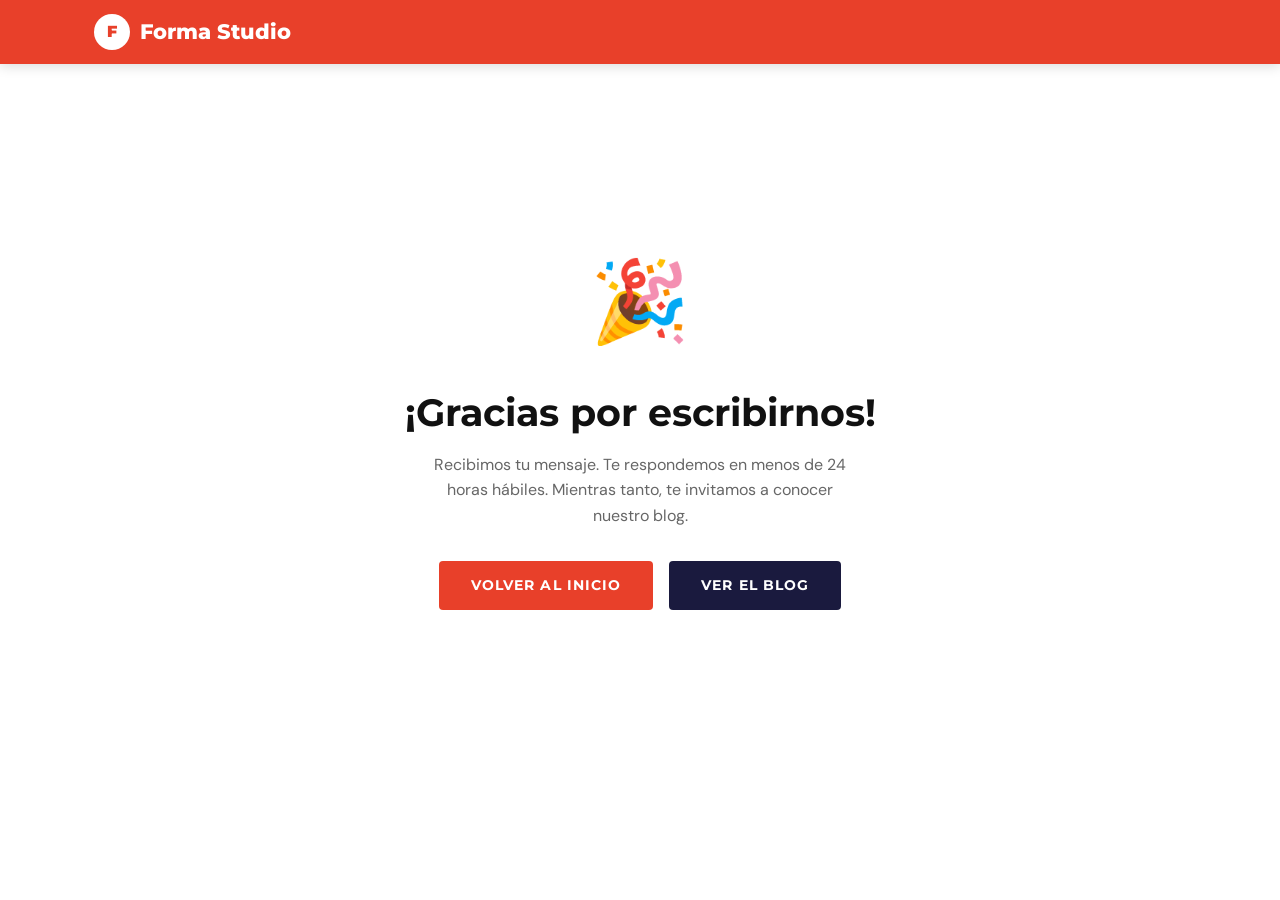
<file: forma-studio/thank-you.html>
<!DOCTYPE html>
<html lang="es">
<head>
  <meta charset="UTF-8">
  <meta name="viewport" content="width=device-width, initial-scale=1.0">
  <title>¡Gracias! — Forma Studio</title>
  <link rel="stylesheet" href="css/styles.css">
</head>
<body>
  <header class="site-header">
    <div class="header-inner">
      <a href="index.html" class="logo"><div class="logo-icon"><span>F</span></div>Forma Studio</a>
    </div>
  </header>

  <!-- ══════════════════════════════════════
       THANK YOU PAGE — Módulo 8
       En Elementor: Acción post-envío del Form
       Redirigir a esta URL después de enviar el formulario
  ══════════════════════════════════════ -->
  <div class="fullpage-center">
    <div>
      <div class="icon-lg">🎉</div>
      <h2>¡Gracias por escribirnos!</h2>
      <p style="margin: 16px auto 32px; max-width: 440px">Recibimos tu mensaje. Te respondemos en menos de 24 horas hábiles. Mientras tanto, te invitamos a conocer nuestro blog.</p>
      <a href="index.html" class="btn btn-primary" style="margin-right:12px">Volver al Inicio</a>
      <a href="blog.html" class="btn btn-secondary">Ver el Blog</a>
    </div>
  </div>
</body>
</html>
</file>
<file: forma-studio/css/styles.css>
/* ============================================
   FORMA STUDIO — Design System
   Curso Diseño Web con WordPress | Kandinsky
   ============================================ */

@import url('https://fonts.googleapis.com/css2?family=Montserrat:wght@400;600;700;800;900&family=DM+Sans:wght@300;400;500&display=swap');

/* ── TOKENS ───────────────────────────────── */
:root {
  --color-primary:    #E8402A;
  --color-secondary:  #1A1A3E;
  --color-accent:     #00C2CB;
  --color-cream:      #F5F0EB;
  --color-white:      #FFFFFF;
  --color-black:      #111111;
  --color-gray:       #666666;
  --color-gray-light: #EEEEEE;

  --font-heading: 'Montserrat', sans-serif;
  --font-body:    'DM Sans', sans-serif;

  --radius-btn:   4px;
  --radius-card:  8px;
  --shadow-card:  0 4px 20px rgba(0,0,0,0.08);

  --section-pad:  80px 0;
  --container:    1140px;
}

/* ── RESET ────────────────────────────────── */
*, *::before, *::after { box-sizing: border-box; margin: 0; padding: 0; }
html { scroll-behavior: smooth; }
body { font-family: var(--font-body); color: var(--color-black); background: var(--color-white); line-height: 1.6; }
img { max-width: 100%; display: block; }
a { text-decoration: none; color: inherit; }
ul { list-style: none; }

/* ── CONTAINER ────────────────────────────── */
.container {
  max-width: var(--container);
  margin: 0 auto;
  padding: 0 24px;
}

/* ── TYPOGRAPHY ───────────────────────────── */
h1, h2, h3, h4, h5, h6 {
  font-family: var(--font-heading);
  line-height: 1.2;
  font-weight: 700;
  color: var(--color-black);
}
h1 { font-size: clamp(2rem, 4vw, 3.2rem); }
h2 { font-size: clamp(1.6rem, 3vw, 2.4rem); }
h3 { font-size: 1.3rem; }
p  { font-size: 1rem; color: var(--color-gray); }

.text-accent { color: var(--color-accent); }
.text-primary { color: var(--color-primary); }
.text-white { color: var(--color-white); }
.text-center { text-align: center; }

/* ── BUTTONS ──────────────────────────────── */
.btn {
  display: inline-block;
  padding: 14px 32px;
  font-family: var(--font-heading);
  font-size: 0.85rem;
  font-weight: 700;
  text-transform: uppercase;
  letter-spacing: 0.08em;
  border-radius: var(--radius-btn);
  cursor: pointer;
  transition: transform 0.2s, box-shadow 0.2s, background 0.2s;
  border: none;
}
.btn:hover { transform: translateY(-2px); box-shadow: 0 6px 20px rgba(0,0,0,0.18); }
.btn-primary { background: var(--color-primary); color: var(--color-white); }
.btn-secondary { background: var(--color-secondary); color: var(--color-white); }
.btn-outline { background: transparent; color: var(--color-white); border: 2px solid var(--color-white); }
.btn-outline:hover { background: var(--color-white); color: var(--color-secondary); }

/* ── HEADER ── [MÓDULO 3] ─────────────────── */
.site-header {
  background: var(--color-primary);
  position: sticky;
  top: 0;
  z-index: 1000;
  box-shadow: 0 2px 12px rgba(0,0,0,0.15);
}
.header-inner {
  display: flex;
  align-items: center;
  justify-content: space-between;
  padding: 0 24px;
  height: 64px;
  max-width: var(--container);
  margin: 0 auto;
}
.logo {
  display: flex;
  align-items: center;
  gap: 10px;
  font-family: var(--font-heading);
  font-weight: 800;
  font-size: 1.3rem;
  color: var(--color-white);
}
.logo-icon {
  width: 36px; height: 36px;
  background: var(--color-white);
  border-radius: 50%;
  display: flex; align-items: center; justify-content: center;
}
.logo-icon span {
  font-size: 1rem; font-weight: 900;
  color: var(--color-primary);
  font-family: var(--font-heading);
}
.nav-menu { display: flex; align-items: center; gap: 32px; }
.nav-menu a {
  font-family: var(--font-heading);
  font-size: 0.8rem;
  font-weight: 700;
  text-transform: uppercase;
  letter-spacing: 0.06em;
  color: var(--color-white);
  opacity: 0.85;
  transition: opacity 0.2s;
}
.nav-menu a:hover, .nav-menu a.active { opacity: 1; border-bottom: 2px solid var(--color-white); padding-bottom: 2px; }
.nav-social { display: flex; gap: 12px; }
.nav-social a {
  width: 30px; height: 30px;
  background: rgba(255,255,255,0.2);
  border-radius: 50%;
  display: flex; align-items: center; justify-content: center;
  color: var(--color-white);
  font-size: 0.75rem;
  transition: background 0.2s;
}
.nav-social a:hover { background: rgba(255,255,255,0.4); }

/* hamburger mobile */
.nav-toggle { display: none; flex-direction: column; gap: 5px; cursor: pointer; }
.nav-toggle span { width: 24px; height: 2px; background: var(--color-white); border-radius: 2px; transition: all 0.3s; }

/* ── HERO SECTION ─────────────────────────── */
.hero {
  position: relative;
  min-height: 360px;
  display: flex;
  align-items: center;
  background-size: cover;
  background-position: center;
  background-attachment: fixed;
}
.hero::before {
  content: '';
  position: absolute; inset: 0;
  background: linear-gradient(135deg, rgba(26,26,62,0.85) 0%, rgba(0,0,0,0.6) 100%);
}
.hero-content {
  position: relative;
  z-index: 1;
  padding: 80px 24px;
  max-width: var(--container);
  margin: 0 auto;
  width: 100%;
}
.hero h1 { color: var(--color-white); margin-bottom: 16px; }
.hero p   { color: rgba(255,255,255,0.85); font-size: 1.15rem; max-width: 560px; }

/* ── SECTION TITLES ───────────────────────── */
.section-title {
  margin-bottom: 48px;
}
.section-title h2 { margin-bottom: 12px; }
.section-title p  { max-width: 600px; }
.section-title.centered { text-align: center; }
.section-title.centered p { margin: 0 auto; }

.divider {
  width: 60px; height: 4px;
  background: var(--color-primary);
  margin: 16px 0;
  border-radius: 2px;
}
.centered .divider { margin: 16px auto; }

/* ── CARD ── [MÓDULO 1] ───────────────────── */
.card {
  background: var(--color-white);
  border-radius: var(--radius-card);
  box-shadow: var(--shadow-card);
  overflow: hidden;
  transition: transform 0.3s, box-shadow 0.3s;
}
.card:hover { transform: translateY(-6px); box-shadow: 0 12px 32px rgba(0,0,0,0.14); }
.card-image { width: 100%; height: 200px; object-fit: cover; }
.card-body { padding: 24px; }
.card-body h3 { margin-bottom: 10px; color: var(--color-black); }
.card-body p  { font-size: 0.92rem; margin-bottom: 20px; }

/* ── GRID ─────────────────────────────────── */
.grid-3 { display: grid; grid-template-columns: repeat(3, 1fr); gap: 28px; }
.grid-2 { display: grid; grid-template-columns: repeat(2, 1fr); gap: 40px; align-items: center; }
.grid-4 { display: grid; grid-template-columns: repeat(4, 1fr); gap: 24px; }

/* ── SECTION BACKGROUNDS ──────────────────── */
.section { padding: var(--section-pad); }
.bg-cream    { background: var(--color-cream); }
.bg-navy     { background: var(--color-secondary); }
.bg-white    { background: var(--color-white); }
.bg-dark-hero {
  background: linear-gradient(135deg, var(--color-secondary) 0%, #2d2d6b 100%);
  padding: 80px 0;
}

/* ── ICON BOX ─────────────────────────────── */
.icon-box { text-align: center; padding: 32px 24px; }
.icon-circle {
  width: 80px; height: 80px;
  border: 3px solid var(--color-primary);
  border-radius: 50%;
  display: flex; align-items: center; justify-content: center;
  margin: 0 auto 20px;
  font-size: 1.8rem;
  color: var(--color-primary);
  transition: background 0.3s, color 0.3s;
}
.icon-box:hover .icon-circle { background: var(--color-primary); color: var(--color-white); }
.icon-box h3 { text-transform: uppercase; letter-spacing: 0.05em; font-size: 1rem; margin-bottom: 12px; }

/* ── TEAM CARD ────────────────────────────── */
.team-card { text-align: center; }
.team-avatar {
  width: 80px; height: 80px;
  border-radius: 50%;
  background: var(--color-gray-light);
  display: flex; align-items: center; justify-content: center;
  margin: 0 auto 16px;
  font-size: 2rem;
  color: var(--color-gray);
  overflow: hidden;
}
.team-social { display: flex; justify-content: center; gap: 10px; margin-top: 12px; }
.team-social a {
  width: 28px; height: 28px;
  background: var(--color-primary);
  border-radius: 50%;
  display: flex; align-items: center; justify-content: center;
  color: var(--color-white);
  font-size: 0.7rem;
  transition: background 0.2s;
}
.team-social a:hover { background: var(--color-secondary); }

/* ── CTA BANNER ───────────────────────────── */
.cta-banner {
  background: linear-gradient(135deg, var(--color-secondary), #2a2a6b);
  padding: 80px 0;
  text-align: center;
}
.cta-banner h2 { color: var(--color-white); margin-bottom: 8px; }
.cta-banner h2 span { color: var(--color-accent); }
.cta-banner p { color: rgba(255,255,255,0.75); margin-bottom: 32px; }

/* ── ZIGZAG SECTION ───────────────────────── */
.feature-item { display: grid; grid-template-columns: 1fr 1fr; gap: 60px; align-items: center; padding: 60px 0; border-bottom: 1px solid var(--color-gray-light); }
.feature-item:last-child { border-bottom: none; }
.feature-item.reverse .feature-img { order: 2; }
.feature-item.reverse .feature-text { order: 1; }
.feature-img img { border-radius: var(--radius-card); width: 100%; height: 300px; object-fit: cover; }
.feature-text h3 { font-size: 1.5rem; text-transform: uppercase; letter-spacing: 0.04em; color: var(--color-accent); margin-bottom: 16px; }
.feature-text p { margin-bottom: 24px; }

/* ── TESTIMONIAL ── [MÓDULO 7] ────────────── */
.testimonial-card {
  background: var(--color-white);
  border-radius: var(--radius-card);
  padding: 32px;
  box-shadow: var(--shadow-card);
  border-top: 4px solid var(--color-primary);
}
.testimonial-card .stars { color: var(--color-primary); font-size: 1.1rem; margin-bottom: 16px; }
.testimonial-card p { font-style: italic; margin-bottom: 20px; color: var(--color-black); }
.testimonial-author { display: flex; align-items: center; gap: 12px; }
.testimonial-author .avatar {
  width: 44px; height: 44px; border-radius: 50%;
  background: var(--color-gray-light);
  display: flex; align-items: center; justify-content: center;
  font-size: 1.2rem;
}
.testimonial-author strong { font-family: var(--font-heading); font-size: 0.9rem; display: block; }
.testimonial-author span { font-size: 0.8rem; color: var(--color-gray); }

/* ── FORM ── [MÓDULO 4] ───────────────────── */
.form-group { margin-bottom: 20px; }
.form-group input,
.form-group textarea,
.form-group select {
  width: 100%;
  padding: 14px 16px;
  border: 1px solid #1a1a3e;
  border-radius: var(--radius-btn);
  font-family: var(--font-body);
  font-size: 0.95rem;
  color: var(--color-black);
  background: var(--color-white);
  transition: border-color 0.2s;
  outline: none;
}
.form-group input:focus,
.form-group textarea:focus { border-color: var(--color-primary); }
.form-group textarea { height: 140px; resize: vertical; }
::placeholder { color: #AAAAAA; }

/* ── CONTACT INFO ─────────────────────────── */
.contact-info h3 { color: var(--color-secondary); margin-bottom: 6px; font-size: 1rem; text-transform: uppercase; letter-spacing: 0.06em; }
.contact-info h2 { margin-bottom: 24px; }
.contact-item { display: flex; align-items: flex-start; gap: 14px; margin-bottom: 18px; }
.contact-icon { font-size: 1.2rem; color: var(--color-primary); margin-top: 2px; min-width: 20px; }
.contact-item p { margin: 0; color: var(--color-black); font-size: 0.95rem; }

/* ── BLOG CARD ── [MÓDULO 6] ─────────────── */
.blog-card { border-radius: var(--radius-card); overflow: hidden; box-shadow: var(--shadow-card); background: var(--color-white); transition: transform 0.3s; }
.blog-card:hover { transform: translateY(-4px); }
.blog-card-img { width: 100%; height: 200px; object-fit: cover; background: var(--color-gray-light); display: flex; align-items: center; justify-content: center; font-size: 3rem; }
.blog-card-body { padding: 24px; }
.blog-tag { display: inline-block; background: var(--color-primary); color: var(--color-white); font-size: 0.72rem; font-weight: 700; font-family: var(--font-heading); text-transform: uppercase; letter-spacing: 0.06em; padding: 4px 10px; border-radius: 2px; margin-bottom: 12px; }
.blog-card-body h3 { margin-bottom: 10px; font-size: 1.1rem; }
.blog-card-body p  { font-size: 0.88rem; margin-bottom: 16px; }
.blog-meta { font-size: 0.8rem; color: var(--color-gray); margin-bottom: 16px; }

/* ── GALLERY ── [MÓDULO 7] ────────────────── */
.gallery-grid { display: grid; grid-template-columns: repeat(3, 1fr); gap: 12px; }
.gallery-item {
  border-radius: var(--radius-card);
  overflow: hidden;
  aspect-ratio: 1;
  background: var(--color-gray-light);
  display: flex; align-items: center; justify-content: center;
  font-size: 2.5rem;
  cursor: pointer;
  transition: transform 0.3s;
}
.gallery-item:hover { transform: scale(1.03); }

/* ── FOOTER ── [MÓDULO 3] ────────────────── */
.footer-social-bar {
  background: var(--color-primary);
  padding: 20px 0;
  text-align: center;
}
.footer-social-icons { display: flex; justify-content: center; gap: 20px; }
.footer-social-icons a {
  color: var(--color-white);
  font-size: 1.2rem;
  transition: opacity 0.2s;
}
.footer-social-icons a:hover { opacity: 0.75; }
.footer-social-line {
  width: 80px; height: 3px;
  background: var(--color-accent);
  display: inline-block;
  vertical-align: middle;
  margin: 0 16px;
}

.site-footer {
  background: var(--color-secondary);
  padding: 60px 0 0;
  color: var(--color-white);
}
.footer-grid { display: grid; grid-template-columns: 1.5fr 1fr 1fr; gap: 40px; margin-bottom: 40px; }
.footer-brand .logo { margin-bottom: 16px; }
.footer-brand p { color: rgba(255,255,255,0.6); font-size: 0.9rem; line-height: 1.7; }
.footer-col h4 {
  font-family: var(--font-heading);
  font-size: 0.9rem;
  text-transform: uppercase;
  letter-spacing: 0.06em;
  color: var(--color-white);
  margin-bottom: 20px;
}
.footer-info-item { display: flex; align-items: flex-start; gap: 10px; margin-bottom: 14px; }
.footer-info-item .fi-icon { font-size: 1rem; color: var(--color-primary); min-width: 16px; margin-top: 2px; }
.footer-info-item p { color: rgba(255,255,255,0.7); font-size: 0.88rem; margin: 0; }
.footer-bottom {
  background: rgba(0,0,0,0.2);
  padding: 16px 24px;
  text-align: center;
}
.footer-bottom p { color: rgba(255,255,255,0.5); font-size: 0.8rem; margin: 0; }
.footer-bottom span { color: var(--color-primary); }

/* ── MAP PLACEHOLDER ──────────────────────── */
.map-container {
  width: 100%;
  height: 320px;
  background: #e8e8e8;
  border-radius: var(--radius-card);
  overflow: hidden;
}
.map-container iframe { width: 100%; height: 100%; border: none; }

/* ── TAG BADGE ────────────────────────────── */
.badge { display: inline-block; padding: 4px 12px; border-radius: 20px; font-size: 0.78rem; font-weight: 600; font-family: var(--font-heading); }
.badge-primary { background: rgba(232,64,42,0.12); color: var(--color-primary); }
.badge-accent  { background: rgba(0,194,203,0.12); color: var(--color-accent); }

/* ── 404 / THANK YOU ── [MÓDULO 8] ───────── */
.fullpage-center {
  min-height: 80vh;
  display: flex;
  align-items: center;
  justify-content: center;
  text-align: center;
  padding: 80px 24px;
}
.fullpage-center .big-num {
  font-family: var(--font-heading);
  font-size: clamp(6rem, 15vw, 12rem);
  font-weight: 900;
  line-height: 1;
  color: var(--color-primary);
  opacity: 0.15;
  margin-bottom: -24px;
}
.fullpage-center .icon-lg { font-size: 5rem; margin-bottom: 24px; }

/* ── POPUP ── [MÓDULO 7] ─────────────────── */
.popup-overlay {
  position: fixed; inset: 0;
  background: rgba(0,0,0,0.6);
  z-index: 9999;
  display: flex; align-items: center; justify-content: center;
  opacity: 0; pointer-events: none;
  transition: opacity 0.3s;
}
.popup-overlay.open { opacity: 1; pointer-events: all; }
.popup-box {
  background: var(--color-white);
  border-radius: 12px;
  padding: 48px 40px;
  max-width: 480px;
  width: 90%;
  position: relative;
  transform: translateY(20px);
  transition: transform 0.3s;
  text-align: center;
}
.popup-overlay.open .popup-box { transform: translateY(0); }
.popup-close {
  position: absolute; top: 16px; right: 20px;
  background: none; border: none;
  font-size: 1.4rem; cursor: pointer;
  color: var(--color-gray);
}
.popup-box h3 { margin-bottom: 8px; }
.popup-box p  { margin-bottom: 24px; }

/* ── RESPONSIVE ── [MÓDULO 3] ────────────── */
@media (max-width: 1024px) {
  .grid-3 { grid-template-columns: repeat(2, 1fr); }
  .grid-4 { grid-template-columns: repeat(2, 1fr); }
  .footer-grid { grid-template-columns: 1fr 1fr; }
}

@media (max-width: 768px) {
  :root { --section-pad: 56px 0; }

  .nav-menu, .nav-social { display: none; }
  .nav-menu.open { display: flex; flex-direction: column; gap: 16px; position: absolute; top: 64px; left: 0; right: 0; background: var(--color-primary); padding: 24px; }
  .nav-toggle { display: flex; }

  .grid-3  { grid-template-columns: 1fr; }
  .grid-2  { grid-template-columns: 1fr; }
  .grid-4  { grid-template-columns: 1fr; }
  .feature-item { grid-template-columns: 1fr; }
  .feature-item.reverse .feature-img,
  .feature-item.reverse .feature-text { order: unset; }
  .footer-grid { grid-template-columns: 1fr; }
  .hero { background-attachment: scroll; }
}

@media (max-width: 480px) {
  h1 { font-size: 1.8rem; }
  h2 { font-size: 1.5rem; }
  .btn { padding: 12px 24px; font-size: 0.8rem; }
}
</file>
